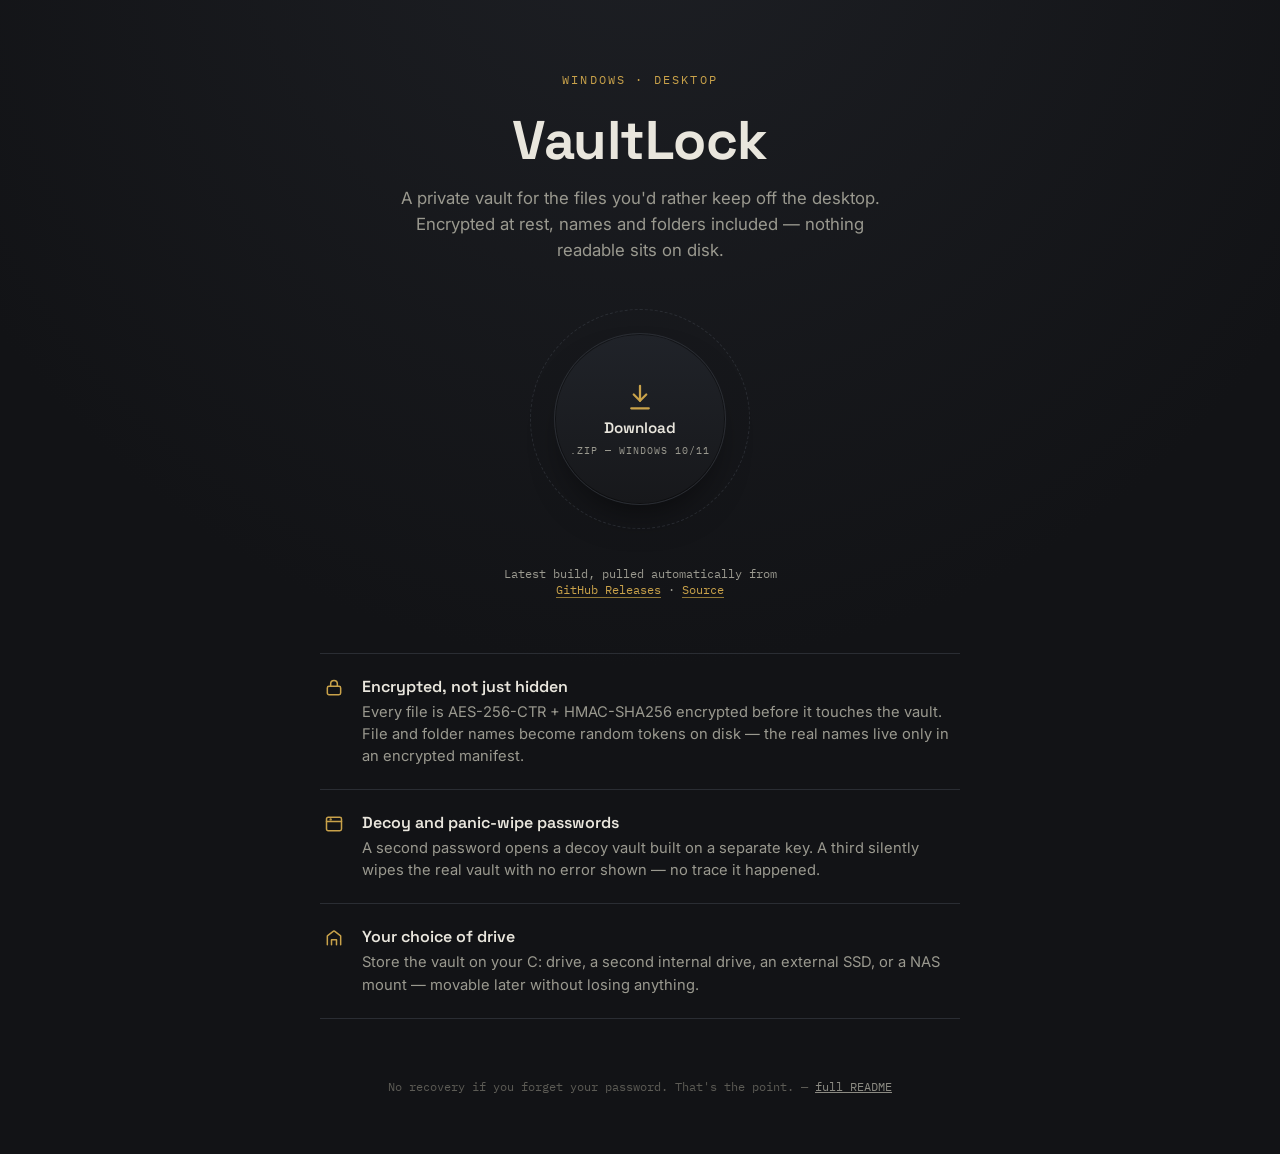
<file: docs/index.html>
<!DOCTYPE html>
<html lang="en">
<head>
<meta charset="UTF-8">
<meta name="viewport" content="width=device-width, initial-scale=1.0">
<title>VaultLock — download</title>
<link rel="preconnect" href="https://fonts.googleapis.com">
<link rel="preconnect" href="https://fonts.gstatic.com" crossorigin>
<link href="https://fonts.googleapis.com/css2?family=Space+Grotesk:wght@400;500;600;700&family=IBM+Plex+Mono:wght@400;500&family=Inter:wght@400;500&display=swap" rel="stylesheet">
<style>
  :root{
    --ink:#e9e6dd;
    --ink-dim:#9a998f;
    --bg:#121316;
    --panel:#1a1c20;
    --panel-edge:#2a2d33;
    --brass:#c9a24a;
    --brass-dim:#8f7635;
    --danger:#8a3b3b;
    --radius:14px;
  }
  *{box-sizing:border-box;}
  body{
    margin:0;
    background:
      radial-gradient(circle at 50% -10%, #1d1f24 0%, var(--bg) 55%);
    color:var(--ink);
    font-family:'Inter', sans-serif;
    min-height:100vh;
    display:flex;
    flex-direction:column;
    align-items:center;
    padding:8vh 20px 60px;
  }
  .eyebrow{
    font-family:'IBM Plex Mono', monospace;
    font-size:12px;
    letter-spacing:.18em;
    text-transform:uppercase;
    color:var(--brass);
    margin-bottom:18px;
  }
  h1{
    font-family:'Space Grotesk', sans-serif;
    font-weight:700;
    font-size:clamp(2.2rem, 5vw, 3.4rem);
    margin:0 0 10px;
    letter-spacing:-0.01em;
  }
  .sub{
    color:var(--ink-dim);
    font-size:1.05rem;
    max-width:520px;
    text-align:center;
    line-height:1.55;
    margin:0 0 46px;
  }

  /* Dial / download button */
  .dial-wrap{
    position:relative;
    width:220px;
    height:220px;
    margin-bottom:14px;
  }
  .dial-ring{
    position:absolute;
    inset:0;
    border-radius:50%;
    border:1.5px dashed var(--panel-edge);
    transition:transform 1.4s cubic-bezier(.2,.7,.2,1), border-color .4s;
  }
  .dial-wrap:hover .dial-ring{
    transform:rotate(70deg);
    border-color:var(--brass-dim);
  }
  .dial-tick{
    position:absolute;
    top:2px; left:50%;
    width:2px; height:12px;
    background:var(--brass-dim);
    transform-origin:1px 108px;
    transform:translateX(-1px);
  }
  .download-btn{
    position:absolute;
    inset:24px;
    border-radius:50%;
    background:linear-gradient(180deg, #202329, #17181b);
    border:1px solid var(--panel-edge);
    color:var(--ink);
    display:flex;
    flex-direction:column;
    align-items:center;
    justify-content:center;
    gap:6px;
    cursor:pointer;
    text-decoration:none;
    box-shadow: 0 0 0 1px rgba(0,0,0,.4) inset, 0 20px 40px -20px rgba(0,0,0,.7);
    transition:transform .25s ease, box-shadow .25s ease, border-color .25s ease;
  }
  .download-btn:hover{
    border-color:var(--brass);
    transform:scale(1.03);
    box-shadow: 0 0 0 1px rgba(201,162,74,.25) inset, 0 24px 50px -18px rgba(0,0,0,.8);
  }
  .download-btn svg{ width:30px; height:30px; stroke:var(--brass); }
  .download-btn .label{
    font-family:'Space Grotesk', sans-serif;
    font-weight:600;
    font-size:.95rem;
  }
  .download-btn .os{
    font-family:'IBM Plex Mono', monospace;
    font-size:.65rem;
    letter-spacing:.1em;
    color:var(--ink-dim);
    text-transform:uppercase;
  }

  .meta{
    font-family:'IBM Plex Mono', monospace;
    font-size:.78rem;
    color:var(--ink-dim);
    margin:22px 0 56px;
    text-align:center;
  }
  .meta a{ color:var(--brass); text-decoration:none; border-bottom:1px solid var(--brass-dim); }

  /* Feature readout */
  .readout{
    width:100%;
    max-width:640px;
    border-top:1px solid var(--panel-edge);
  }
  .row{
    display:flex;
    gap:18px;
    padding:22px 4px;
    border-bottom:1px solid var(--panel-edge);
    align-items:flex-start;
  }
  .row svg{ width:20px; height:20px; stroke:var(--brass); flex-shrink:0; margin-top:2px; }
  .row .t{
    font-family:'Space Grotesk', sans-serif;
    font-weight:600;
    font-size:1rem;
    margin-bottom:4px;
  }
  .row .d{
    color:var(--ink-dim);
    font-size:.92rem;
    line-height:1.5;
  }

  footer{
    margin-top:60px;
    font-family:'IBM Plex Mono', monospace;
    font-size:.75rem;
    color:#5c5b55;
    text-align:center;
  }
  footer a{ color:#8b8a82; }

  @media (prefers-reduced-motion: reduce){
    .dial-ring{ transition:none; }
  }
</style>
</head>
<body>

  <div class="eyebrow">Windows · Desktop</div>
  <h1>VaultLock</h1>
  <p class="sub">A private vault for the files you'd rather keep off the desktop.
  Encrypted at rest, names and folders included — nothing readable sits on disk.</p>

  <div class="dial-wrap">
    <div class="dial-ring" id="dialRing"></div>
    <a class="download-btn" id="downloadBtn"
       href="https://github.com/itsmearundas/VaultLock/releases/latest/download/VaultLock-windows.zip">
      <svg viewBox="0 0 24 24" fill="none" stroke-width="1.8" stroke-linecap="round" stroke-linejoin="round">
        <path d="M12 3v12"/><path d="M7 10l5 5 5-5"/><path d="M5 21h14"/>
      </svg>
      <span class="label">Download</span>
      <span class="os">.zip — Windows 10/11</span>
    </a>
  </div>

  <div class="meta">
    Latest build, pulled automatically from<br>
    <a href="https://github.com/itsmearundas/VaultLock/releases/latest">GitHub Releases</a>
    ·
    <a href="https://github.com/itsmearundas/VaultLock">Source</a>
  </div>

  <div class="readout">
    <div class="row">
      <svg viewBox="0 0 24 24" fill="none" stroke-width="1.8" stroke-linecap="round" stroke-linejoin="round">
        <rect x="4" y="10" width="16" height="10" rx="2"/><path d="M8 10V7a4 4 0 0 1 8 0v3"/>
      </svg>
      <div>
        <div class="t">Encrypted, not just hidden</div>
        <div class="d">Every file is AES-256-CTR + HMAC-SHA256 encrypted before it touches the vault. File and folder names become random tokens on disk — the real names live only in an encrypted manifest.</div>
      </div>
    </div>
    <div class="row">
      <svg viewBox="0 0 24 24" fill="none" stroke-width="1.8" stroke-linecap="round" stroke-linejoin="round">
        <rect x="3" y="4" width="18" height="16" rx="2"/><path d="M3 9h18"/><circle cx="8" cy="6.5" r=".5" fill="currentColor"/>
      </svg>
      <div>
        <div class="t">Decoy and panic-wipe passwords</div>
        <div class="d">A second password opens a decoy vault built on a separate key. A third silently wipes the real vault with no error shown — no trace it happened.</div>
      </div>
    </div>
    <div class="row">
      <svg viewBox="0 0 24 24" fill="none" stroke-width="1.8" stroke-linecap="round" stroke-linejoin="round">
        <path d="M4 20V10a1 1 0 0 1 .4-.8l7-5.4a1 1 0 0 1 1.2 0l7 5.4a1 1 0 0 1 .4.8v10"/><path d="M9 20v-6h6v6"/>
      </svg>
      <div>
        <div class="t">Your choice of drive</div>
        <div class="d">Store the vault on your C: drive, a second internal drive, an external SSD, or a NAS mount — movable later without losing anything.</div>
      </div>
    </div>
  </div>

  <footer>
    No recovery if you forget your password. That's the point. —
    <a href="https://github.com/itsmearundas/VaultLock#readme">full README</a>
  </footer>

  <script>
    // Rotate the dial slightly further each time someone hovers, mechanical-lock feel.
    let turns = 0;
    const ring = document.getElementById('dialRing');
    document.getElementById('downloadBtn').addEventListener('mouseenter', () => {
      turns += 70;
      ring.style.transform = `rotate(${turns}deg)`;
    });
  </script>
</body>
</html>
</file>
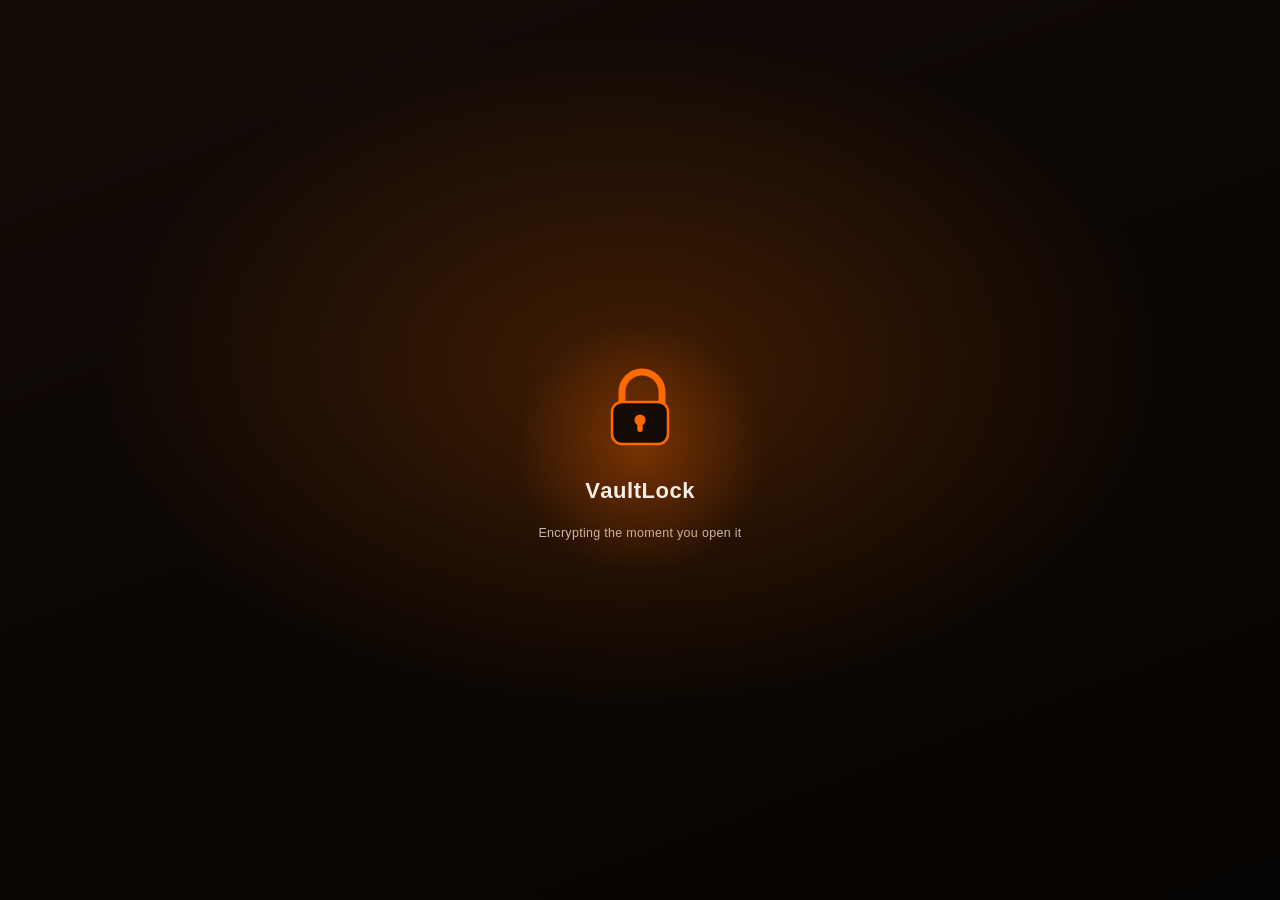
<file: frontend/index.html>
<!DOCTYPE html>
<html lang="en">
<head>
<meta charset="UTF-8">
<title>VaultLock</title>
<link rel="stylesheet" href="style.css">
<!-- Boot-splash styling is inlined (rather than living in style.css) so it
     is guaranteed to be present for the very first paint of the window,
     with zero dependency on style.css having finished loading/parsing
     first. It is entirely self-contained: nothing here is read by, or
     shares state with, app.js's own render()/mount() cycle, so it can't
     interfere with (or be broken by) any app logic.

     Palette: orange-on-black "neural link" theme, matching the persistent
     #neural-bg canvas below and the dark auth-card styling in style.css —
     the boot splash, home, setup and login screens are meant to read as
     one continuous surface, not four separate pages. -->
<style>
  #boot-splash{
    position:fixed; inset:0; z-index:9999;
    display:flex; flex-direction:column; align-items:center; justify-content:center; gap:22px;
    background:
      radial-gradient(60% 55% at 50% 42%, rgba(255,106,0,.22), rgba(255,106,0,0) 70%),
      linear-gradient(160deg, #150C07 0%, #0A0603 55%, #060402 100%);
    font-family:"Segoe UI", -apple-system, "Inter", "Helvetica Neue", Arial, sans-serif;
    animation: splash-in .5s ease-out both;
  }
  #boot-splash.leaving{ animation: splash-out .55s cubic-bezier(.4,0,.2,1) both; pointer-events:none; }
  @keyframes splash-in{ from{ opacity:0; } to{ opacity:1; } }
  @keyframes splash-out{ from{ opacity:1; transform:scale(1); } to{ opacity:0; transform:scale(1.04); } }

  #boot-splash .glow-ring{
    position:absolute; width:260px; height:260px; border-radius:50%;
    background:radial-gradient(circle, rgba(255,106,0,.32), rgba(255,106,0,0) 68%);
    animation: glow-pulse 2.4s ease-in-out infinite;
  }
  @keyframes glow-pulse{
    0%,100%{ opacity:.55; transform:scale(.92); }
    50%{ opacity:1; transform:scale(1.08); }
  }

  /* ── Neural link — establishing connection ──────────────────────────
     Six lines fire in from the edges toward the lock and a small "relay"
     pulse travels each one inward, then the whole rig fades once the
     link reads as "connected" and the lock finishes closing. This is the
     literal "neural link" moment the rest of the intro/lock animation
     builds on. */
  #boot-splash .neural-link{ position:absolute; width:320px; height:320px; overflow:visible; }
  #boot-splash .neural-link{ animation: nl-fade-out .5s ease-in .95s both; }
  @keyframes nl-fade-out{ to{ opacity:0; } }
  #boot-splash .nl-path{
    fill:none; stroke:url(#nl-grad); stroke-width:1.4; stroke-linecap:round;
    stroke-dasharray:150; stroke-dashoffset:150;
    animation: nl-draw .55s cubic-bezier(.3,.6,.3,1) both;
  }
  #boot-splash .nl-path.p1{ animation-delay:.02s; } #boot-splash .nl-path.p2{ animation-delay:.08s; }
  #boot-splash .nl-path.p3{ animation-delay:.00s; } #boot-splash .nl-path.p4{ animation-delay:.10s; }
  #boot-splash .nl-path.p5{ animation-delay:.05s; } #boot-splash .nl-path.p6{ animation-delay:.14s; }
  @keyframes nl-draw{ to{ stroke-dashoffset:0; } }
  #boot-splash .nl-node{ fill:#FFB066; opacity:.9; }
  #boot-splash .nl-dot{ fill:#FFE3C2; filter:drop-shadow(0 0 4px #FF8A2E); }
  #boot-splash .nl-dot.d1{ animation: nl-move-1 .5s cubic-bezier(.3,.6,.3,1) .35s both; }
  #boot-splash .nl-dot.d2{ animation: nl-move-2 .5s cubic-bezier(.3,.6,.3,1) .41s both; }
  #boot-splash .nl-dot.d3{ animation: nl-move-3 .5s cubic-bezier(.3,.6,.3,1) .33s both; }
  #boot-splash .nl-dot.d4{ animation: nl-move-4 .5s cubic-bezier(.3,.6,.3,1) .43s both; }
  #boot-splash .nl-dot.d5{ animation: nl-move-5 .5s cubic-bezier(.3,.6,.3,1) .38s both; }
  #boot-splash .nl-dot.d6{ animation: nl-move-6 .5s cubic-bezier(.3,.6,.3,1) .47s both; }
  @keyframes nl-move-1{ from{ cx:290px; cy:235px; opacity:1; } to{ cx:160px; cy:160px; opacity:0; } }
  @keyframes nl-move-2{ from{ cx:160px; cy:310px; opacity:1; } to{ cx:160px; cy:160px; opacity:0; } }
  @keyframes nl-move-3{ from{ cx:30px;  cy:235px; opacity:1; } to{ cx:160px; cy:160px; opacity:0; } }
  @keyframes nl-move-4{ from{ cx:30px;  cy:85px;  opacity:1; } to{ cx:160px; cy:160px; opacity:0; } }
  @keyframes nl-move-5{ from{ cx:160px; cy:10px;  opacity:1; } to{ cx:160px; cy:160px; opacity:0; } }
  @keyframes nl-move-6{ from{ cx:290px; cy:85px;  opacity:1; } to{ cx:160px; cy:160px; opacity:0; } }
  #boot-splash .nl-core{
    fill:none; stroke:#FF8A2E; opacity:0;
    animation: nl-core-flash .5s ease-out .55s both;
  }
  @keyframes nl-core-flash{
    0%{ opacity:0; stroke-width:1; r:4; }
    40%{ opacity:.9; stroke-width:2; r:14; }
    100%{ opacity:0; stroke-width:.5; r:34; }
  }

  #boot-splash .lock-wrap{ position:relative; width:96px; height:96px; }
  #boot-splash svg.lock-svg{ position:relative; width:96px; height:96px; overflow:visible; }
  #boot-splash .lock-shackle{
    transform-origin: 48px 40px;
    animation: shackle-close .9s cubic-bezier(.2,1.5,.4,1) .15s both;
  }
  @keyframes shackle-close{
    0%{ transform: translateY(-14px) rotate(-14deg); opacity:0; }
    55%{ transform: translateY(1px) rotate(3deg); opacity:1; }
    75%{ transform: translateY(-2px) rotate(-1deg); }
    100%{ transform: translateY(0) rotate(0deg); }
  }
  #boot-splash .lock-body{
    animation: body-in .4s ease-out .05s both;
  }
  @keyframes body-in{ from{ opacity:0; transform:scale(.85); } to{ opacity:1; transform:scale(1); } }
  #boot-splash .lock-keyhole{
    animation: keyhole-flash .9s ease-out 1.05s both;
  }
  @keyframes keyhole-flash{
    0%{ opacity:0; }
    35%{ opacity:1; filter:drop-shadow(0 0 6px #FF6A00); }
    100%{ opacity:1; filter:drop-shadow(0 0 0 transparent); }
  }
  #boot-splash .lock-sweep{
    animation: sweep-across 1.6s ease-in-out .35s infinite;
  }
  @keyframes sweep-across{
    0%{ transform: translateX(-70px); opacity:0; }
    12%{ opacity:.9; }
    50%{ opacity:.9; }
    65%{ opacity:0; }
    100%{ transform: translateX(70px); opacity:0; }
  }

  #boot-splash .wordmark{
    display:flex; letter-spacing:.5px; font-size:22px; font-weight:700; color:#F5EDE6;
  }
  #boot-splash .wordmark span{
    display:inline-block; opacity:0; transform:translateY(6px);
    animation: letter-in .45s ease-out both;
  }
  @keyframes letter-in{ to{ opacity:1; transform:translateY(0); } }
  #boot-splash .tagline{
    font-size:12.5px; color:#C9B8AC; letter-spacing:.3px;
    opacity:0; animation: tagline-in .5s ease-out .9s both;
  }
  @keyframes tagline-in{ to{ opacity:1; } }
</style>
</head>
<body class="pre-auth">
  <!-- Ambient neural network — a fixed layer BEHIND #root, so it is never
       touched when app.js swaps screens (home/setup/login are just cards
       mounted on top of it). It fades out once state.screen becomes "app"
       (app.js toggles body.pre-auth) and fades back in on logout/auto-lock,
       which is what makes the intro -> home -> password-entry sequence
       read as one continuous page instead of separate screens. -->
  <div id="neural-bg" aria-hidden="true">
    <canvas id="neural-canvas"></canvas>
  </div>
  <script>
    // Self-contained ambient network animation: drifting nodes, proximity
    // links, and the occasional traveling "signal" between them. No
    // dependency on app.js — it only reads document.body's pre-auth class.
    (function(){
      var canvas = document.getElementById("neural-canvas");
      var ctx = canvas.getContext("2d");
      var W = 0, H = 0, DPR = Math.min(window.devicePixelRatio || 1, 2);
      var nodes = [], pulses = [];
      var ORANGE = [255, 122, 43];

      function resize(){
        W = window.innerWidth; H = window.innerHeight;
        canvas.width = W * DPR; canvas.height = H * DPR;
        canvas.style.width = W + "px"; canvas.style.height = H + "px";
        ctx.setTransform(DPR, 0, 0, DPR, 0, 0);
        var count = Math.max(22, Math.min(56, Math.round((W * H) / 26000)));
        nodes = [];
        for (var i = 0; i < count; i++){
          nodes.push({
            x: Math.random() * W, y: Math.random() * H,
            vx: (Math.random() - 0.5) * 0.18, vy: (Math.random() - 0.5) * 0.18,
            r: 1.2 + Math.random() * 1.6
          });
        }
      }
      window.addEventListener("resize", resize);
      resize();

      var MAX_DIST = 150;
      var lastPulse = 0;

      function maybeSpawnPulse(now, edges){
        if (now - lastPulse < 550 || !edges.length) return;
        lastPulse = now;
        if (pulses.length > 9) return;
        var e = edges[(Math.random() * edges.length) | 0];
        pulses.push({ a: e.a, b: e.b, t: 0, speed: 0.9 + Math.random() * 0.5 });
      }

      function frame(now){
        requestAnimationFrame(frame);
        if (document.hidden) return;
        if (!document.body.classList.contains("pre-auth")) { ctx.clearRect(0,0,W,H); return; }
        ctx.clearRect(0, 0, W, H);

        for (var i = 0; i < nodes.length; i++){
          var n = nodes[i];
          n.x += n.vx; n.y += n.vy;
          if (n.x < 0 || n.x > W) n.vx *= -1;
          if (n.y < 0 || n.y > H) n.vy *= -1;
        }

        var edges = [];
        for (var i = 0; i < nodes.length; i++){
          for (var j = i + 1; j < nodes.length; j++){
            var a = nodes[i], b = nodes[j];
            var dx = a.x - b.x, dy = a.y - b.y;
            var dist = Math.sqrt(dx*dx + dy*dy);
            if (dist < MAX_DIST){
              var alpha = (1 - dist / MAX_DIST) * 0.35;
              ctx.strokeStyle = "rgba(" + ORANGE.join(",") + "," + alpha.toFixed(3) + ")";
              ctx.lineWidth = 1;
              ctx.beginPath(); ctx.moveTo(a.x, a.y); ctx.lineTo(b.x, b.y); ctx.stroke();
              edges.push({ a: a, b: b });
            }
          }
        }
        maybeSpawnPulse(now || 0, edges);

        for (var i = 0; i < nodes.length; i++){
          var n = nodes[i];
          ctx.beginPath(); ctx.arc(n.x, n.y, n.r, 0, Math.PI*2);
          ctx.fillStyle = "rgba(255,178,110,.55)";
          ctx.fill();
        }

        for (var i = pulses.length - 1; i >= 0; i--){
          var p = pulses[i];
          p.t += 0.016 * p.speed;
          if (p.t >= 1){ pulses.splice(i, 1); continue; }
          var x = p.a.x + (p.b.x - p.a.x) * p.t;
          var y = p.a.y + (p.b.y - p.a.y) * p.t;
          var fade = Math.sin(Math.PI * p.t);
          ctx.beginPath(); ctx.arc(x, y, 2.2, 0, Math.PI*2);
          ctx.fillStyle = "rgba(255,227,194," + fade.toFixed(3) + ")";
          ctx.shadowColor = "rgba(255,122,43,.9)";
          ctx.shadowBlur = 8;
          ctx.fill();
          ctx.shadowBlur = 0;
        }
      }
      requestAnimationFrame(frame);
    })();
  </script>

  <!-- Launch animation: plays the instant the window opens, independent of
       the pywebview JS bridge coming online. app.js fades and removes this
       element (adding class "leaving", then deleting the node) the moment
       the real UI has its first screen ready to show — see the small hook
       at the top of app.js's onReady() callback. If, for any reason, that
       hook never runs (very old browser fallback, JS error before boot),
       nothing about the underlying app breaks: this is a purely decorative
       overlay sitting on top of #root, not a gate the app waits on. -->
  <div id="boot-splash" aria-hidden="true">
    <div class="glow-ring"></div>
    <svg class="neural-link" viewBox="0 0 320 320">
      <defs>
        <linearGradient id="nl-grad" x1="0" y1="0" x2="1" y2="1">
          <stop offset="0%" stop-color="#FF6A00" stop-opacity="0"/>
          <stop offset="55%" stop-color="#FF8A2E" stop-opacity=".85"/>
          <stop offset="100%" stop-color="#FFC98A" stop-opacity="1"/>
        </linearGradient>
      </defs>
      <line class="nl-path p1" x1="290" y1="235" x2="160" y2="160"/>
      <line class="nl-path p2" x1="160" y1="310" x2="160" y2="160"/>
      <line class="nl-path p3" x1="30"  y1="235" x2="160" y2="160"/>
      <line class="nl-path p4" x1="30"  y1="85"  x2="160" y2="160"/>
      <line class="nl-path p5" x1="160" y1="10"  x2="160" y2="160"/>
      <line class="nl-path p6" x1="290" y1="85"  x2="160" y2="160"/>
      <circle class="nl-node" cx="290" cy="235" r="2.5"/>
      <circle class="nl-node" cx="160" cy="310" r="2.5"/>
      <circle class="nl-node" cx="30"  cy="235" r="2.5"/>
      <circle class="nl-node" cx="30"  cy="85"  r="2.5"/>
      <circle class="nl-node" cx="160" cy="10"  r="2.5"/>
      <circle class="nl-node" cx="290" cy="85"  r="2.5"/>
      <circle class="nl-dot d1" r="3"/>
      <circle class="nl-dot d2" r="3"/>
      <circle class="nl-dot d3" r="3"/>
      <circle class="nl-dot d4" r="3"/>
      <circle class="nl-dot d5" r="3"/>
      <circle class="nl-dot d6" r="3"/>
      <circle class="nl-core" cx="160" cy="160" r="4"/>
    </svg>
    <div class="lock-wrap">
      <svg class="lock-svg" viewBox="0 0 96 96" fill="none" xmlns="http://www.w3.org/2000/svg">
        <g class="lock-shackle">
          <path d="M30 44V32C30 20.9543 38.9543 12 50 12V12C61.0457 12 70 20.9543 70 32V44"
                stroke="#FF6A00" stroke-width="7" stroke-linecap="round"/>
        </g>
        <g class="lock-body">
          <rect x="20" y="42" width="56" height="42" rx="10" fill="#150C07" stroke="#FF6A00" stroke-width="2.5"/>
        </g>
        <circle class="lock-keyhole" cx="48" cy="60" r="5.5" fill="#FF6A00"/>
        <rect class="lock-keyhole" x="45.3" y="60" width="5.4" height="12" rx="2.4" fill="#FF6A00"/>
        <clipPath id="sweep-clip"><rect x="20" y="42" width="56" height="42" rx="10"/></clipPath>
        <g clip-path="url(#sweep-clip)">
          <rect class="lock-sweep" x="14" y="38" width="14" height="52" fill="rgba(255,255,255,.18)" transform="skewX(-18)"/>
        </g>
      </svg>
    </div>
    <div class="wordmark" id="boot-splash-word"></div>
    <div class="tagline">Encrypting the moment you open it</div>
  </div>
  <script>
    // Staggers each letter of the wordmark in via its own tiny delay,
    // written in plain DOM (no dependency on app.js's h()/mount() helpers,
    // which aren't defined yet at this point in the page's lifecycle).
    (function(){
      var word = "VaultLock", host = document.getElementById("boot-splash-word");
      for (var i = 0; i < word.length; i++){
        var s = document.createElement("span");
        s.textContent = word[i];
        s.style.animationDelay = (0.55 + i * 0.045) + "s";
        host.appendChild(s);
      }
    })();
  </script>

  <div id="root">
    <div style="height:100%;display:flex;align-items:center;justify-content:center;
                font-family:'Segoe UI',sans-serif;color:#C9B8AC;background:transparent;">
      Loading VaultLock&hellip;
    </div>
  </div>

  <!-- Toast host -->
  <div id="toast-host"></div>

  <!-- Confirm modal host -->
  <div id="modal-host"></div>

  <!-- Lightbox host -->
  <div id="lightbox-host"></div>

  <script src="app.js"></script>
</body>
</html>
</file>
<file: frontend/style.css>
/* ═══════════════════════════════════════════════════════════════════════
   VaultLock — design tokens
   ═══════════════════════════════════════════════════════════════════════ */
:root{
  /* App-wide palette — matches the navigation rail's near-black, blue-glow
     language everywhere post-login, so every post-auth screen reads as one
     deliberate surface instead of the rail being the odd one out. */
  --bg:      #0A0A0C;
  --panel:   #16171C;
  --card:    #17181D;
  --card-2:  #1E1F26;
  --card-sel:#1B2242;
  --border:  rgba(255,255,255,.08);
  --shadow:  0 1px 0 rgba(255,255,255,.04) inset, 0 8px 24px -12px rgba(0,0,0,.55);
  --shadow-lg: 0 1px 0 rgba(255,255,255,.05) inset, 0 24px 48px -16px rgba(0,0,0,.65);
  --accent:  #3D5AFE;
  --accent-h:#6B7FFF;
  --accent2: #2A2C35;
  --accent2-h:#3A3D48;
  --accent3: #3D5AFE;
  --accent3-bg:rgba(61,90,254,.16);
  --success: #22C55E;
  --success-h:#16A34A;
  --success-bg:rgba(34,197,94,.14);
  --danger:  #F5455C;
  --danger-h:#E1293D;
  --danger-bg:rgba(225,41,61,.16);
  --warn:    #F5B94A;
  --warn-h:  #EDA53A;
  --warn-bg: rgba(237,165,58,.14);
  --text:    #F1F2F6;
  --text-1:  #F1F2F6;
  --text-2:  #9AA0A6;
  --text-3:  #6C7076;

  --v-bg:    #0A0A0C;
  --v-panel: #000000;
  --v-card:  #232429;
  --v-card-h:#2E2F36;
  --v-text:  #F1F2F6;
  --v-text-2:#9AA0A6;

  --r-sm: 8px;
  --r-md: 14px;
  --r-lg: 20px;
  --ease: cubic-bezier(.2,.7,.3,1);
  --font: "Segoe UI", -apple-system, "Inter", "Helvetica Neue", Arial, sans-serif;

  /* Right-hand navigation rail — the rest of the app now mirrors this
     palette (see above); these tokens just describe the rail's own
     slightly-elevated gradient surface within that shared language. */
  --nav-bg-1:      #17181D;
  --nav-bg-2:      #0A0A0C;
  --nav-border:    rgba(255,255,255,.08);
  --nav-text:      #8B909A;
  --nav-text-h:    #D7D9E0;
  --nav-text-on:   #F5F6FA;
  --nav-chip:      rgba(255,255,255,.05);
  --nav-chip-h:    rgba(255,255,255,.10);
  --nav-accent:    #3D5AFE;
  --nav-accent-2:  #6B7FFF;
  --nav-accent-glow: rgba(61,90,254,.45);

  /* Pre-vault "neural" theme — boot splash, home, setup, login. One
     continuous dark canvas so those screens read as a single surface
     rather than separate pages. */
  --neu-bg-1:      #150C07;
  --neu-bg-2:      #0A0603;
  --neu-panel:     rgba(26,17,11,.62);
  --neu-panel-edge:rgba(255,138,61,.16);
  --neu-border:    rgba(255,158,89,.18);
  --neu-text:      #F5EDE6;
  --neu-text-2:    #C9B8AC;
  --neu-text-3:    #8C7A6E;
  --neu-orange:    #FF6A00;
  --neu-orange-2:  #FFA23D;
  --neu-orange-3:  #FFC98A;
  --neu-glow:      rgba(255,106,0,.5);
}

*{ box-sizing: border-box; }
html,body{ height:100%; }
body{
  margin:0; background:var(--bg); color:var(--text); font-family:var(--font);
  -webkit-font-smoothing:antialiased; overflow:hidden; user-select:none;
}
#root{ height:100vh; width:100vw; }
img{ -webkit-user-drag:none; }
button{ font-family:inherit; }
::-webkit-scrollbar{ width:10px; height:10px; }
::-webkit-scrollbar-track{ background:transparent; }
::-webkit-scrollbar-thumb{ background:rgba(255,255,255,.12); border-radius:8px; }
::-webkit-scrollbar-thumb:hover{ background:rgba(255,255,255,.22); }

.hidden{ display:none !important; }

/* ═══════════════════════════════════════════════════════════════════════
   Custom background (gradient presets or a chosen image)
   ═══════════════════════════════════════════════════════════════════════ */
#app-bg{ position:fixed; inset:0; z-index:0; background-size:cover; background-position:center; }
.shell{ position:relative; z-index:1; }
.auth-wrap{ position:relative; z-index:1; }
body.custom-bg .main{ background:transparent; }

/* ═══════════════════════════════════════════════════════════════════════
   Neural background — the living surface behind boot/home/setup/login.
   Lives outside #root (see index.html) so swapping screens never touches
   it; it just keeps drifting underneath, which is what sells the "all one
   page" feeling as the person moves from intro -> home -> password entry.
   ═══════════════════════════════════════════════════════════════════════ */
#neural-bg{
  position:fixed; inset:0; z-index:0;
  background:
    radial-gradient(65% 55% at 50% 28%, rgba(255,106,0,.20), transparent 70%),
    linear-gradient(160deg, var(--neu-bg-1) 0%, var(--neu-bg-2) 60%, #060402 100%);
  opacity:1; transition:opacity .7s var(--ease);
}
body:not(.pre-auth) #neural-bg{ opacity:0; pointer-events:none; }
#neural-canvas{ position:absolute; inset:0; width:100%; height:100%; display:block; }
body.custom-bg .topbar{ background:transparent; }
body.custom-bg .sidebar{
  background:linear-gradient(165deg, rgba(23,24,29,.82) 0%, rgba(10,10,12,.82) 100%);
  backdrop-filter: blur(14px);
}
body.custom-bg.custom-bg .auth-wrap{ background:transparent; }
/* Path/title text has nothing behind it once the topbar itself goes
   transparent for a custom background — give it the same kind of frosted
   backing the action buttons already have, so it reads over any photo. */
body.custom-bg .topbar-title{
  background:rgba(15,16,20,.72); backdrop-filter:blur(8px);
  padding:3px 12px; border-radius:10px; display:inline-block;
}
body.custom-bg .crumbs{
  background:rgba(15,16,20,.72); backdrop-filter:blur(8px);
  padding:4px 10px; border-radius:10px;
}
body.custom-bg .meta-line{
  background:rgba(15,16,20,.72); backdrop-filter:blur(8px);
  padding:4px 10px; border-radius:10px; display:inline-block;
}

/* ═══════════════════════════════════════════════════════════════════════
   Buttons
   ═══════════════════════════════════════════════════════════════════════ */
.btn{
  position:relative; overflow:hidden; isolation:isolate;
  display:inline-flex; align-items:center; gap:6px; justify-content:center;
  border:none; border-radius:11px; padding:9px 17px; font-size:13px; font-weight:650;
  letter-spacing:.1px; cursor:pointer; white-space:nowrap;
  backdrop-filter:blur(10px); -webkit-backdrop-filter:blur(10px);
  transition:transform .16s var(--ease), background .18s var(--ease),
             box-shadow .22s var(--ease), color .18s var(--ease), border-color .18s var(--ease);
  box-shadow:0 1px 0 rgba(255,255,255,.14) inset, 0 1px 2px rgba(20,22,30,.06);
}
/* Shared hover "sheen" sweep — the same diagonal light pass used on the
   boot-splash lock and the nav rail, so the motion feels like one system. */
.btn::after{
  content:""; position:absolute; inset:0; z-index:1; pointer-events:none;
  background:linear-gradient(115deg, transparent 40%, rgba(255,255,255,.30) 50%, transparent 60%);
  transform:translateX(-120%); transition:transform .55s var(--ease);
}
.btn:hover::after{ transform:translateX(120%); }
.btn > *{ position:relative; z-index:2; }
.btn:hover{ transform:translateY(-2px); }
.btn:active{ transform:translateY(0) scale(.965); transition-duration:.08s; }
.btn:focus-visible{ outline:2px solid var(--nav-accent); outline-offset:2px; }

.btn-primary{ background:linear-gradient(160deg, var(--accent-h) 0%, var(--accent) 100%); color:#fff; }
.btn-primary:hover{ box-shadow:0 1px 0 rgba(255,255,255,.14) inset, 0 12px 24px -10px rgba(61,90,254,.6); }

.btn-secondary{ background:linear-gradient(160deg, #9C6BFF 0%, #6B3FE0 100%); color:#fff; }
.btn-secondary:hover{ box-shadow:0 1px 0 rgba(255,255,255,.14) inset, 0 12px 24px -10px rgba(139,71,255,.55); }

/* Ghost used to be flat near-black (var(--card-2), barely distinguishable
   from the app background) on ~80 buttons across the app — the single
   biggest source of "everything is black". It's now a colorful, glassy
   indigo tint that still reads as a secondary/neutral action, just not
   a black hole. */
.btn-ghost{
  background:linear-gradient(160deg, rgba(107,127,255,.20) 0%, rgba(61,90,254,.09) 100%);
  color:var(--text);
  box-shadow:0 0 0 1px rgba(107,127,255,.28) inset, 0 1px 0 rgba(255,255,255,.06) inset;
}
.btn-ghost:hover{
  background:linear-gradient(160deg, rgba(107,127,255,.32) 0%, rgba(61,90,254,.16) 100%);
  box-shadow:0 0 0 1px rgba(107,127,255,.45) inset, 0 10px 20px -10px rgba(61,90,254,.45);
}

.btn-success-soft{ background:var(--success-bg); color:var(--success-h); box-shadow:0 0 0 1px rgba(31,174,99,.16) inset; }
.btn-success-soft:hover{ background:#d3f2e0; box-shadow:0 0 0 1px rgba(31,174,99,.22) inset, 0 8px 16px -10px rgba(31,174,99,.45); }

.btn-danger-soft{ background:var(--danger-bg); color:var(--danger-h); box-shadow:0 0 0 1px rgba(225,41,61,.16) inset; }
.btn-danger-soft:hover{ background:#fadadf; box-shadow:0 0 0 1px rgba(225,41,61,.22) inset, 0 8px 16px -10px rgba(225,41,61,.45); }

.btn-danger{ background:linear-gradient(160deg, var(--danger-h) 0%, var(--danger) 100%); color:#fff; }
.btn-danger:hover{ box-shadow:0 1px 0 rgba(255,255,255,.14) inset, 0 12px 24px -10px rgba(225,41,61,.55); }

.btn-sm{ padding:6px 12px; font-size:12px; border-radius:9px; }
/* Icon-only buttons (⋮ menus, close buttons, etc.) get their own subtle
   teal-glass tint so they read as distinct from ghost text buttons rather
   than both collapsing into "the same dark square". */
.btn-icon{
  padding:8px; border-radius:10px;
  background:rgba(45,212,191,.14); box-shadow:0 0 0 1px rgba(45,212,191,.22) inset;
}
.btn-icon:hover{ background:rgba(45,212,191,.24); box-shadow:0 0 0 1px rgba(45,212,191,.35) inset, 0 8px 16px -10px rgba(45,212,191,.4); }
.btn:disabled{ opacity:.45; cursor:default; pointer-events:none; transform:none !important; }
.btn:disabled::after{ display:none; }

/* ═══════════════════════════════════════════════════════════════════════
   Auth screens (home / setup / login) — dark glass over #neural-bg
   ═══════════════════════════════════════════════════════════════════════ */
.auth-wrap{
  height:100%; display:flex; align-items:center; justify-content:center;
  background:transparent;
}
.auth-card{
  position:relative; width:400px; max-width:90vw;
  background:var(--neu-panel); backdrop-filter:blur(22px);
  border:1px solid var(--neu-border); border-radius:var(--r-lg);
  box-shadow:0 1px 0 rgba(255,255,255,.06) inset, 0 30px 70px -24px rgba(0,0,0,.65),
             0 0 0 1px rgba(0,0,0,.3);
  padding:40px 40px 32px; color:var(--neu-text);
  animation: cardIn .45s var(--ease);
  overflow:hidden;
  /* Inline styles elsewhere (e.g. the setup screen's storage-location row)
     reference these general tokens directly — redefining them for anything
     inside the auth card keeps that markup dark-theme-correct for free. */
  --card-2: rgba(255,255,255,.05);
  --text-3: var(--neu-text-3);
}
/* a hairline of accent light along the top edge, like a circuit trace */
.auth-card::before{
  content:""; position:absolute; top:0; left:14%; right:14%; height:1px;
  background:linear-gradient(90deg, transparent, var(--neu-orange-2), transparent);
  opacity:.8;
}
@keyframes cardIn{ from{ opacity:0; transform:translateY(14px) scale(.97);} to{opacity:1; transform:none;} }
.auth-logo{
  position:relative; width:64px; height:64px; border-radius:50%;
  background:radial-gradient(circle at 32% 28%, rgba(255,178,110,.25), rgba(23,13,8,.9) 70%);
  border:1.5px solid var(--neu-orange); display:flex; align-items:center; justify-content:center;
  font-size:26px; margin:0 auto 18px;
  box-shadow:0 0 0 5px rgba(255,106,0,.08), 0 0 24px -4px var(--neu-glow);
  animation: authLogoPulse 3.2s ease-in-out infinite;
}
@keyframes authLogoPulse{
  0%,100%{ box-shadow:0 0 0 5px rgba(255,106,0,.08), 0 0 24px -4px var(--neu-glow); }
  50%{ box-shadow:0 0 0 8px rgba(255,106,0,.12), 0 0 34px 0 var(--neu-glow); }
}
.auth-title{ text-align:center; font-size:22px; font-weight:800; margin:0; color:var(--neu-text); letter-spacing:.2px; }
.auth-sub{ text-align:center; color:var(--neu-text-2); font-size:12.5px; margin:4px 0 26px; }

/* ═══════════════════════════════════════════════════════════════════════
   Home screen
   ═══════════════════════════════════════════════════════════════════════ */
.home-card{ text-align:center; padding-bottom:36px; }
.home-logo{ width:76px; height:76px; font-size:32px; }
.home-tagline{ font-size:12px; color:var(--neu-text-3); line-height:1.6; margin:0 0 26px; }
.home-cta{ margin-top:2px; }

/* ═══════════════════════════════════════════════════════════════════════
   Vault-opening animation — plays once right after a successful login
   ═══════════════════════════════════════════════════════════════════════ */
.vault-enter-host{ position:relative; width:100%; height:100%; }
.vault-enter-overlay{
  position:fixed; inset:0; z-index:150; display:flex; align-items:center; justify-content:center;
}
.vault-enter-door{
  position:absolute; top:0; bottom:0; width:50%; z-index:1;
  background:
    radial-gradient(900px 900px at 50% 50%, #2B2E37 0%, #14151A 70%);
  transition: transform .68s cubic-bezier(.65,0,.35,1);
}
.vault-enter-door.left{ left:0; border-right:1px solid rgba(255,255,255,.06); }
.vault-enter-door.right{ right:0; border-left:1px solid rgba(255,255,255,.06); }
.vault-enter-door.has-bg::after{
  content:""; position:absolute; inset:0; background:rgba(8,9,13,.5);
}
.vault-enter-overlay.opening .vault-enter-door.left{ transform:translateX(-100%); }
.vault-enter-overlay.opening .vault-enter-door.right{ transform:translateX(100%); }

.vault-enter-center{
  position:relative; z-index:2; display:flex; flex-direction:column; align-items:center; gap:14px;
  transition:opacity .3s var(--ease), transform .3s var(--ease);
}
.vault-enter-overlay.opening .vault-enter-center{ opacity:0; transform:scale(.85); }

.vault-enter-lock{ font-size:40px; transition:transform .25s cubic-bezier(.34,1.56,.64,1); }
.vault-enter-lock.pop{ transform:scale(1.25) rotate(-6deg); }
.vault-enter-ring{
  position:absolute; width:88px; height:88px; border-radius:50%;
  border:2px solid rgba(255,255,255,.14); border-top-color:var(--neu-orange-2);
  box-shadow:0 0 22px -4px var(--neu-glow);
  animation: vaultRingSpin .9s linear infinite;
}
@keyframes vaultRingSpin{ to{ transform:rotate(360deg); } }
.vault-enter-text{ color:#F1F2F6; font-size:13px; letter-spacing:.3px; }
.field{ margin-bottom:16px; }
.field label{
  display:flex; align-items:center; gap:6px; font-size:12.5px; font-weight:600;
  color:var(--neu-text-2); margin-bottom:6px;
}
.field-hint{ font-size:11px; color:var(--neu-text-3); font-weight:400; }
.pw-row{ position:relative; display:flex; }
.pw-row input{
  flex:1; border:1px solid var(--neu-border); border-radius:10px; padding:10px 40px 10px 12px;
  font-size:14px; outline:none; transition:border-color .15s var(--ease), box-shadow .15s var(--ease);
  background:rgba(0,0,0,.28); color:var(--neu-text);
}
.pw-row input::placeholder{ color:var(--neu-text-3); }
.pw-row input:focus{ border-color:var(--neu-orange); box-shadow:0 0 0 3px rgba(255,106,0,.16); }
.pw-toggle{
  position:absolute; right:4px; top:4px; bottom:4px; width:34px; border:none; background:transparent;
  color:var(--neu-text-3); cursor:pointer; border-radius:8px; display:flex; align-items:center; justify-content:center;
}
.pw-toggle:hover{ background:rgba(255,255,255,.06); color:var(--neu-orange-2); }
.auth-info{ background:rgba(255,255,255,.04); border:1px solid var(--neu-border); border-radius:10px; padding:12px 14px; font-size:11.5px; color:var(--neu-text-2); margin:6px 0 22px; line-height:1.85; }
.auth-info b{ color:var(--neu-text); }
.auth-info .danger-line{ color:#FF8A6B; }
.auth-err{ background:rgba(225,41,61,.14); border:1px solid rgba(225,41,61,.3); color:#FF9AA6; border-radius:10px; padding:10px 12px; font-size:12.5px; margin-bottom:14px; display:none; }
.auth-err.show{ display:block; }
.btn-block{ width:100%; padding:12px; font-size:14px; border-radius:12px; }
.auth-card .btn-ghost{ background:rgba(255,255,255,.06); color:var(--neu-text); box-shadow:0 0 0 1px var(--neu-border) inset; }
.auth-card .btn-ghost:hover{ background:rgba(255,255,255,.1); box-shadow:0 0 0 1px var(--neu-border) inset; }
/* Premium orange CTA used only on the pre-vault screens */
.btn-neural{
  background:linear-gradient(150deg, var(--neu-orange-2) 0%, var(--neu-orange) 100%);
  color:#1A0D05; box-shadow:0 1px 0 rgba(255,255,255,.35) inset, 0 12px 26px -10px var(--neu-glow);
}
.btn-neural:hover{ box-shadow:0 1px 0 rgba(255,255,255,.4) inset, 0 16px 32px -10px var(--neu-glow); }

/* Energy pulse fired from a button on the pre-vault screens when moving
   to the next step — a small traveling glow so the transition reads as
   "this screen feeding into the next" rather than a hard cut. */
.neural-pulse{
  position:fixed; z-index:200; width:10px; height:10px; border-radius:50%;
  background:radial-gradient(circle, #FFE3C2 0%, var(--neu-orange) 55%, transparent 75%);
  box-shadow:0 0 18px 4px var(--neu-glow);
  pointer-events:none; transform:translate(-50%,-50%);
  animation: neuralPulseRise .62s cubic-bezier(.3,.7,.4,1) forwards;
}
@keyframes neuralPulseRise{
  0%{ opacity:1; transform:translate(-50%,-50%) scale(1); }
  70%{ opacity:.9; }
  100%{ opacity:0; transform:translate(-50%,-220%) scale(.4); }
}
/* Card hand-off: the outgoing card sinks back slightly while the next
   one arrives, instead of an instant swap. */
.auth-card.card-leaving{
  animation: cardOut .28s var(--ease) forwards;
}
@keyframes cardOut{ to{ opacity:0; transform:translateY(-8px) scale(.98); } }


/* ═══════════════════════════════════════════════════════════════════════
   App shell
   ═══════════════════════════════════════════════════════════════════════ */
.shell{ display:flex; height:100%; }

/* ═══════════════════════════════════════════════════════════════════════
   Navigation rail — floats on the right, dark against the light canvas.
   Same near-black gradient + accent glow as the boot-splash, so the one
   piece of chrome that's always on screen carries the brand consistently.
   ═══════════════════════════════════════════════════════════════════════ */
.sidebar{
  order:2; width:226px; flex-shrink:0; margin:14px 14px 14px 0;
  background:linear-gradient(165deg, var(--nav-bg-1) 0%, var(--nav-bg-2) 100%);
  border:1px solid var(--nav-border); border-radius:var(--r-lg);
  box-shadow:0 24px 48px -20px rgba(10,10,14,.45), 0 1px 0 rgba(255,255,255,.05) inset;
  display:flex; flex-direction:column; padding:18px 14px 16px;
  position:relative; overflow:hidden;
}
/* faint ambient glow behind the brand mark, echoing the splash-screen ring */
.sidebar::before{
  content:""; position:absolute; top:-60px; right:-60px; width:190px; height:190px;
  border-radius:50%; pointer-events:none;
  background:radial-gradient(circle, var(--nav-accent-glow) 0%, transparent 70%);
  opacity:.5;
}

.brand{ display:flex; align-items:center; gap:11px; padding:4px 6px 20px; position:relative; z-index:1; }
.brand-badge{
  width:36px; height:36px; border-radius:12px;
  background:linear-gradient(150deg, var(--nav-accent-2) 0%, var(--nav-accent) 100%);
  box-shadow:0 0 0 1px rgba(255,255,255,.08) inset, 0 6px 16px -6px var(--nav-accent-glow);
  display:flex; align-items:center; justify-content:center; font-size:16px; flex-shrink:0;
}
.brand-name{ font-weight:800; font-size:14.5px; letter-spacing:.4px; color:var(--nav-text-on); }

.nav-item{
  position:relative; z-index:1; overflow:hidden; isolation:isolate;
  display:flex; align-items:center; gap:11px; padding:9px 11px; border-radius:12px; cursor:pointer;
  color:var(--nav-text); font-size:13px; font-weight:600; margin-bottom:3px;
  transition:background .2s var(--ease), color .2s var(--ease), transform .2s var(--ease);
}
/* diagonal sheen sweep on hover — the same motion language as the buttons
   and the boot-splash lock sweep */
.nav-item::before{
  content:""; position:absolute; inset:0; z-index:0; pointer-events:none;
  background:linear-gradient(115deg, transparent 35%, rgba(255,255,255,.08) 50%, transparent 65%);
  transform:translateX(-130%); transition:transform .6s var(--ease);
}
.nav-item:hover::before{ transform:translateX(130%); }
.nav-item > *{ position:relative; z-index:1; }
.nav-item:hover{ background:var(--nav-chip); color:var(--nav-text-h); transform:translateX(-2px); }
.nav-item.active{
  background:linear-gradient(135deg, rgba(61,90,254,.22) 0%, rgba(61,90,254,.08) 100%);
  color:var(--nav-text-on);
  box-shadow:0 0 0 1px rgba(61,90,254,.28) inset;
}
/* a thin lit filament that reaches out to the rail's own edge */
.nav-item.active::after{
  content:""; position:absolute; right:-14px; top:50%; translate:0 -50%; z-index:2;
  width:3px; height:58%; border-radius:3px 0 0 3px;
  background:linear-gradient(var(--nav-accent-2), var(--nav-accent));
  box-shadow:0 0 10px 1px var(--nav-accent-glow);
}
.nav-item.active .nav-ico{
  background:linear-gradient(150deg, var(--nav-accent-2) 0%, var(--nav-accent) 100%);
  box-shadow:0 0 0 4px rgba(61,90,254,.14), 0 6px 14px -4px var(--nav-accent-glow);
  color:#fff; transform:scale(1.04);
}
.nav-ico{
  width:30px; height:30px; border-radius:9px; background:var(--nav-chip);
  display:flex; align-items:center; justify-content:center; font-size:14px; flex-shrink:0;
  transition:background .2s var(--ease), box-shadow .2s var(--ease), transform .2s var(--ease);
}
.nav-item:hover .nav-ico{ background:var(--nav-chip-h); transform:translateY(-1px); }
.sidebar-spacer{ flex:1; }
.sidebar-stats{
  border-top:1px solid var(--nav-border); padding-top:14px; font-size:11.5px; color:var(--nav-text);
  position:relative; z-index:1;
}
.sidebar-stats b{ color:var(--nav-text-on); display:block; font-size:13px; margin-bottom:2px; }

.main{ flex:1; order:1; display:flex; flex-direction:column; min-width:0; background:var(--bg); position:relative; }

.topbar{
  padding:18px 26px 14px; display:flex; flex-direction:column; gap:12px; flex-shrink:0;
  background:var(--bg);
}
.topbar-row1{ display:flex; align-items:center; justify-content:space-between; gap:16px; }
.topbar-title-wrap{ display:flex; align-items:center; gap:10px; min-width:0; }
.topbar-title{ font-size:26px; font-weight:800; margin:0; white-space:nowrap; }
.crumbs{ display:flex; align-items:center; gap:4px; overflow:hidden; font-size:13px; color:var(--text-2); }
.crumb{ cursor:pointer; padding:3px 6px; border-radius:6px; white-space:nowrap; }
.crumb:hover{ background:var(--card-2); color:var(--text); }
.crumb.current{ color:var(--text); font-weight:700; }
.crumb-sep{ color:var(--text-3); }
.topbar-actions{ display:flex; align-items:center; gap:8px; flex-shrink:0; }
.divider-v{ width:1px; height:22px; background:var(--border); margin:0 4px; }

.topbar-row2{ display:flex; align-items:center; justify-content:space-between; gap:16px; }
.meta-line{ font-size:12.5px; color:var(--text-3); white-space:nowrap; }
.search-box{
  display:flex; align-items:center; gap:8px; background:var(--panel); border:1px solid var(--border);
  border-radius:10px; padding:8px 12px; width:280px; max-width:40vw;
}
.search-box input{ border:none; outline:none; flex:1; font-size:13px; background:transparent; color:var(--text); }
.view-toggle{ display:flex; background:var(--panel); border:1px solid var(--border); border-radius:10px; padding:3px; }
.view-toggle button{
  border:none; background:transparent; padding:6px 12px; border-radius:8px; font-size:12.5px; font-weight:600;
  color:var(--text-2); cursor:pointer; display:flex; align-items:center; gap:5px;
}
.view-toggle button.active{ background:var(--card-2); color:var(--text); }

.content{ flex:1; overflow-y:auto; padding:6px 26px 40px; }

/* ═══════════════════════════════════════════════════════════════════════
   "Your Text" — a stack of freeform text cards below Favorites. Each card
   has its own accent color: a dark shade behind the header/buttons and a
   light tint of that same color behind the body text. Cards sit in a
   responsive grid — fixed-height tiles with a clamped text preview, so
   every card lines up regardless of how much text it holds. Opening a
   card's editor still shows the full text.
   ═══════════════════════════════════════════════════════════════════════ */
.content.notes-view{ display:flex; flex-direction:column; padding:16px 26px 40px; overflow-y:auto; }
.notes-list{
  display:grid; grid-template-columns:repeat(auto-fill, minmax(250px, 1fr));
  gap:18px; width:100%; max-width:100%; align-items:stretch;
}
.note-card{
  position:relative; width:100%; height:236px; box-sizing:border-box;
  border:1.5px solid var(--border); border-radius:var(--r-md);
  overflow:hidden; display:flex; flex-direction:column;
  background:rgba(30,31,38,.55);
  backdrop-filter:blur(4px);
  -webkit-backdrop-filter:blur(4px);
  box-shadow:var(--shadow), inset 0 1px 0 rgba(255,255,255,.08);
  transition:box-shadow .18s var(--ease), transform .18s var(--ease), border-color .18s var(--ease);
}
/* glossy top highlight, like light catching curved glass */
.note-card::after{
  content:""; position:absolute; inset:0 0 auto 0; height:46%; z-index:1; pointer-events:none;
  background:linear-gradient(180deg, rgba(255,255,255,.10) 0%, rgba(255,255,255,0) 100%);
}
.note-card:hover{ transform:translateY(-3px); box-shadow:var(--shadow-lg), inset 0 1px 0 rgba(255,255,255,.12); }
.note-card.selected{ box-shadow:var(--shadow-lg), inset 0 1px 0 rgba(255,255,255,.12); }
.note-card-hdr{
  position:relative; z-index:0;
  display:flex; align-items:center; justify-content:space-between; gap:10px;
  padding:10px 14px; color:#fff; flex-shrink:0;
  backdrop-filter:blur(18px) saturate(180%);
  -webkit-backdrop-filter:blur(18px) saturate(180%);
  border-bottom:1px solid rgba(255,255,255,.22);
}
.note-card-title-wrap{ min-width:0; flex:1; }
.note-card-title{
  font-size:14px; font-weight:800; overflow:hidden; text-overflow:ellipsis; white-space:nowrap;
}
.note-card-date{ font-size:10.5px; font-weight:600; color:rgba(255,255,255,.75); margin-top:1px; }
.note-card-actions{ display:flex; align-items:center; gap:7px; flex-shrink:0; }

/* Premium button treatment: a subtle glass highlight over the note's own
   dark accent color (passed in as --nb), a soft depth shadow, and a gentle
   lift + brighten on hover so the three actions feel tactile, not flat. */
.note-btn{
  --nb: var(--accent);
  border:none; color:#fff; width:31px; height:31px; border-radius:9px; cursor:pointer; font-size:14px;
  display:flex; align-items:center; justify-content:center;
  background: linear-gradient(155deg, rgba(255,255,255,.38), rgba(255,255,255,0) 65%), var(--nb);
  box-shadow: inset 0 1px 0 rgba(255,255,255,.3), inset 0 -1px 2px rgba(0,0,0,.18), 0 2px 5px rgba(0,0,0,.22);
  transition: transform .12s var(--ease), box-shadow .15s var(--ease), filter .15s var(--ease);
}
.note-btn:hover{
  filter:brightness(1.12); transform:translateY(-1.5px);
  box-shadow: inset 0 1px 0 rgba(255,255,255,.38), inset 0 -1px 2px rgba(0,0,0,.18), 0 5px 12px rgba(0,0,0,.28);
}
.note-btn:active{ transform:translateY(0) scale(.93); }

/* "＋ Add Text" — a premium gradient pill with a glassy top sheen. */
.btn-premium{
  background: linear-gradient(155deg, rgba(255,255,255,.32), rgba(255,255,255,0) 60%), linear-gradient(135deg, var(--accent3), #6C3DFE);
  color:#fff; box-shadow: inset 0 1px 0 rgba(255,255,255,.35), 0 3px 10px rgba(61,90,254,.35);
  transition: transform .12s var(--ease), box-shadow .15s var(--ease), filter .15s var(--ease);
}
.btn-premium:hover{ filter:brightness(1.08); transform:translateY(-1px); box-shadow: inset 0 1px 0 rgba(255,255,255,.4), 0 6px 16px rgba(61,90,254,.42); }
.btn-premium:active{ transform:translateY(0) scale(.96); }

/* Sort controls */
.sort-pills{ display:flex; align-items:center; gap:6px; }
.sort-pills-label{ font-size:12px; color:var(--text-3); margin-right:2px; }
.sort-pill{
  border:1px solid var(--border); background:var(--panel); color:var(--text-2); font-size:12px; font-weight:600;
  padding:5px 11px; border-radius:20px; cursor:pointer; display:flex; align-items:center; gap:5px;
  transition:background .15s var(--ease), color .15s var(--ease), border-color .15s var(--ease);
}
.sort-pill:hover{ background:var(--card-2); color:var(--text); }
.sort-pill.active{ background:var(--card-sel); color:var(--accent3); border-color:var(--accent3-bg); }
.sort-arrow{ font-size:11px; }

/* Color picker: big preview circle + full-spectrum gradient bar + presets */
.color-picker-wrap{ margin-top:8px; }
.color-picker-top{ display:flex; align-items:center; gap:14px; }
.color-preview-circle{
  width:44px; height:44px; border-radius:50%; flex-shrink:0; border:3px solid var(--panel);
  box-shadow:0 0 0 1.5px var(--border), inset 0 1px 2px rgba(0,0,0,.15);
}
.color-gradient-bar{
  position:relative; flex:1; height:16px; border-radius:20px; cursor:pointer;
  background:linear-gradient(to right, #ff0000, #ffff00, #00ff00, #00ffff, #0000ff, #ff00ff, #ff0000);
  box-shadow: inset 0 1px 2px rgba(0,0,0,.25);
}
.color-gradient-handle{
  position:absolute; top:50%; width:20px; height:20px; border-radius:50%; background:#fff;
  border:2.5px solid var(--panel); box-shadow:0 1px 4px rgba(0,0,0,.35);
  transform:translate(-50%, -50%); pointer-events:none;
}
.color-swatches{ display:flex; flex-wrap:wrap; gap:8px; margin-top:12px; }
.color-swatch{
  width:26px; height:26px; border-radius:50%; cursor:pointer; border:2px solid transparent; box-shadow:0 1px 3px rgba(0,0,0,.2);
  transition:transform .1s var(--ease), border-color .1s var(--ease);
}
.color-swatch:hover{ transform:scale(1.1); }
.color-swatch.active{ border-color:var(--text); transform:scale(1.15); }
.note-card-body{
  position:relative; z-index:0;
  padding:14px 18px; box-sizing:border-box; flex:1; min-height:0; overflow:hidden; cursor:pointer;
  backdrop-filter:blur(22px) saturate(160%);
  -webkit-backdrop-filter:blur(22px) saturate(160%);
}
.note-card-text{
  font-size:13.5px; line-height:1.6; color:var(--text); white-space:pre-wrap; word-break:break-word;
  display:-webkit-box; -webkit-box-orient:vertical; -webkit-line-clamp:6; overflow:hidden;
}
.note-card-empty{ color:var(--text-3); font-style:italic; }
.notes-empty{
  display:flex; flex-direction:column; align-items:center; justify-content:center; gap:6px;
  padding:60px 20px; color:var(--text-3); text-align:center;
}
.notes-empty-ico{ font-size:36px; margin-bottom:4px; }
.notes-empty-title{ font-size:15px; font-weight:700; color:var(--text-2); }
.notes-empty-sub{ font-size:12.5px; }
.notes-bulkbar{
  position:sticky; bottom:0; margin-top:6px; display:flex; align-items:center; justify-content:space-between;
  background:var(--panel); border:1px solid var(--border); border-radius:var(--r-md); box-shadow:var(--shadow-lg);
  padding:10px 16px; font-size:13px; font-weight:700; color:var(--text);
}

/* ═══════════════════════════════════════════════════════════════════════
   Master vault "blank on entry" — content stays off-screen until scrolled
   ═══════════════════════════════════════════════════════════════════════ */
.vault-blank-spacer{
  height:72vh; min-height:340px; display:flex; align-items:flex-end; justify-content:center; padding-bottom:26px;
}
.vault-blank-hint{
  display:flex; flex-direction:column; align-items:center; gap:6px; color:var(--text-3); font-size:12px;
  opacity:.65; animation: blankHintBounce 2.4s ease-in-out infinite;
}
.vault-blank-arrow{ font-size:16px; }
@keyframes blankHintBounce{ 0%,100%{ transform:translateY(0); } 50%{ transform:translateY(7px); } }

.section-hdr{ display:flex; align-items:center; gap:10px; margin:22px 0 10px; }
.section-hdr h2{ font-size:16px; font-weight:800; margin:0; }
.section-count{ background:var(--card-sel); color:var(--accent3); font-size:11px; font-weight:700; padding:3px 9px; border-radius:20px; }
.section-line{ flex:1; height:1px; background:var(--border); }

/* ═══════════════════════════════════════════════════════════════════════
   Grid / tiles — photo-forward cards: square thumbnail fills the whole
   card, name/size sit in a gradient scrim over the image (gallery-app
   style) instead of a separate white footer panel.
   ═══════════════════════════════════════════════════════════════════════ */
.grid{ display:grid; grid-template-columns:repeat(auto-fill, minmax(178px,1fr)); gap:18px; }

.tile{
  position:relative; aspect-ratio:1/1; border-radius:16px; background:var(--card-2);
  overflow:hidden; cursor:pointer; box-shadow:var(--shadow);
  transition:transform .2s var(--ease), box-shadow .2s var(--ease);
  animation: tileIn .28s var(--ease) backwards;
}
@keyframes tileIn{ from{ opacity:0; transform:translateY(8px) scale(.97);} to{opacity:1; transform:none;} }
.tile:hover{ transform:translateY(-4px); box-shadow:var(--shadow-lg); }
.tile.selected{ outline:3px solid var(--accent3); outline-offset:-3px; }

.tile-thumb{
  position:absolute; inset:0; display:flex; align-items:center; justify-content:center; overflow:hidden;
  background:linear-gradient(160deg, var(--card-2), var(--border));
}
.tile-thumb img{
  position:absolute; inset:0; width:100%; height:100%; object-fit:cover; display:block;
  transition:transform .4s var(--ease);
}
.tile:hover .tile-thumb img{ transform:scale(1.09); }
.tile-thumb .icon-fallback{ position:relative; font-size:40px; opacity:.55; }

.tile-scrim{
  position:absolute; left:0; right:0; bottom:0; padding:26px 11px 9px; z-index:1;
  background:linear-gradient(to top, rgba(10,11,15,.78) 0%, rgba(10,11,15,.4) 55%, transparent 100%);
  pointer-events:none;
  opacity:0; transition:opacity .18s var(--ease);
}
.tile:hover .tile-scrim, .tile:focus-within .tile-scrim{ opacity:1; }
.tile-name{
  font-size:12px; font-weight:600; color:#fff; white-space:nowrap; overflow:hidden; text-overflow:ellipsis;
  text-shadow:0 1px 2px rgba(0,0,0,.35);
}
.tile-meta{
  font-size:10.5px; color:rgba(255,255,255,.8); margin-top:1px; max-height:0; opacity:0;
  overflow:hidden; transition:max-height .18s var(--ease), opacity .18s var(--ease);
}
.tile:hover .tile-meta{ max-height:16px; opacity:1; }

.badge-folder{
  position:absolute; right:9px; bottom:9px; z-index:2; background:rgba(255,255,255,.94); color:var(--text);
  border-radius:8px; width:27px; height:27px; display:flex; align-items:center; justify-content:center; font-size:13px;
  box-shadow:0 2px 6px rgba(0,0,0,.2);
  pointer-events:none; /* decorative only — must never steal clicks meant for buttons above it */
}
.badge-play{
  position:absolute; inset:0; z-index:2; display:flex; align-items:center; justify-content:center;
  pointer-events:none; /* covers the whole tile visually, so this is critical: without it, this
                           invisible layer sits above the hover-action buttons/checkbox (they have
                           no z-index of their own) and intercepts every click meant for them */
}
.badge-play .circle{
  width:44px; height:44px; border-radius:50%; background:rgba(12,13,18,.5); backdrop-filter:blur(2px);
  display:flex; align-items:center; justify-content:center; transition:transform .18s var(--ease), background .18s var(--ease);
}
.tile:hover .badge-play .circle{ transform:scale(1.08); background:rgba(12,13,18,.66); }
.badge-play svg{ width:15px; height:15px; fill:#fff; margin-left:2px; }

.tile-select{
  position:absolute; top:9px; left:9px; z-index:3; width:23px; height:23px; border-radius:50%;
  background:rgba(15,17,27,.35); backdrop-filter:blur(3px); border:1.5px solid rgba(255,255,255,.8);
  display:flex; align-items:center; justify-content:center; opacity:0;
  transition:opacity .14s var(--ease), background .14s var(--ease), border-color .14s var(--ease), transform .14s var(--ease);
  font-size:11.5px; color:#fff;
}
.tile:hover .tile-select, .select-mode .tile-select, .tile.selected .tile-select{ opacity:1; }
.tile.selected .tile-select{ background:var(--accent3); border-color:var(--accent3); transform:scale(1.06); }

.tile-hover-actions{
  position:absolute; top:9px; right:9px; z-index:3; display:flex; gap:3px; padding:3px;
  background:rgba(12,13,18,.4); backdrop-filter:blur(6px); border-radius:11px;
  opacity:0; transform:translateY(-4px); transition:opacity .14s var(--ease), transform .14s var(--ease);
}
.tile:hover .tile-hover-actions{ opacity:1; transform:none; }
.tile-action-btn{
  width:25px; height:25px; border-radius:8px; background:rgba(255,255,255,.16); border:none;
  display:flex; align-items:center; justify-content:center; cursor:pointer; font-size:12px; color:#fff;
  transition:background .12s var(--ease), transform .12s var(--ease);
}
.tile-action-btn:hover{ background:rgba(255,255,255,.34); transform:scale(1.08); }
.tile-action-btn.danger:hover{ background:rgba(255,90,110,.55); }

/* "More actions" (\u22EF) button — replaces what used to be a full row of
   icon buttons that ran wider than the tile itself. Clicking it opens
   .tile-actions-popover, a blurred grid layered over this same tile. */
.tile-menu-btn{ font-size:15px; font-weight:700; letter-spacing:1px; }
.tile-menu-btn.active{ background:rgba(255,255,255,.4); }

.tile-actions-popover{
  position:absolute; inset:0; z-index:6; display:none; grid-template-columns:repeat(3, 1fr);
  gap:7px; align-content:center; justify-items:stretch; padding:14px; border-radius:16px;
  background:rgba(10,11,15,.55); backdrop-filter:blur(9px); -webkit-backdrop-filter:blur(9px);
}
.tile-actions-popover.open{ display:grid; animation: popoverIn .14s var(--ease); }
@keyframes popoverIn{ from{ opacity:0; transform:scale(.96); } to{ opacity:1; transform:none; } }

.tile-popover-btn{
  display:flex; flex-direction:column; align-items:center; justify-content:center; gap:3px;
  background:rgba(255,255,255,.14); border:none; border-radius:10px; padding:7px 3px; cursor:pointer;
  color:#fff; transition:background .12s var(--ease), transform .12s var(--ease);
}
.tile-popover-btn .ic{ font-size:14px; line-height:1; }
.tile-popover-btn .lb{ font-size:8.5px; font-weight:600; text-align:center; line-height:1.15; white-space:normal; }
.tile-popover-btn:hover{ background:rgba(255,255,255,.32); transform:scale(1.05); }
.tile-popover-btn.danger:hover{ background:rgba(255,90,110,.6); }

/* While a tile's menu is open, its own hover-only chrome (fav/select/menu
   button) stays hidden underneath the popover so nothing peeks out around
   the blurred edges. */
.tile.menu-open .tile-fav-btn, .tile.menu-open .tile-select{ opacity:0 !important; }

/* ═══════════════════════════════════════════════════════════════════════
   List view
   ═══════════════════════════════════════════════════════════════════════ */
.list{ display:flex; flex-direction:column; background:var(--card); border:1px solid var(--border); border-radius:var(--r-md); overflow:hidden; }
.list-hdr{ display:flex; padding:10px 16px; font-size:11px; font-weight:700; color:var(--text-3); background:var(--card-2); }
.list-row{
  display:flex; align-items:center; padding:9px 16px; border-top:1px solid var(--border);
  transition:background .12s var(--ease); cursor:pointer; gap:12px;
}
.list-row:first-child{ border-top:none; }
.list-row:hover{ background:var(--card-2); }
.list-check{
  width:20px; height:20px; border-radius:6px; border:1.5px solid rgba(255,255,255,.22); background:var(--card-2);
  display:flex; align-items:center; justify-content:center; flex-shrink:0; font-size:11px; color:#fff;
  opacity:0; transition:opacity .12s var(--ease); cursor:pointer;
}
.select-mode .list-check, .list-row.selected .list-check{ opacity:1; }
.list-row.selected .list-check{ background:var(--accent3); border-color:var(--accent3); }
.list-thumb{ width:38px; height:38px; border-radius:8px; background:var(--card-2); overflow:hidden; flex-shrink:0; display:flex; align-items:center; justify-content:center; font-size:16px; }
.list-thumb img{ width:100%; height:100%; object-fit:cover; }
.list-name{ flex:1; min-width:0; font-size:13px; font-weight:600; white-space:nowrap; overflow:hidden; text-overflow:ellipsis; }
.list-col{ width:90px; font-size:12px; color:var(--text-2); flex-shrink:0; }
.list-col.type{ width:70px; }
.list-actions{ display:flex; gap:4px; flex-shrink:0; opacity:0; transition:opacity .12s var(--ease); }
.list-row:hover .list-actions{ opacity:1; }

/* ═══════════════════════════════════════════════════════════════════════
   Bulk selection bar
   ═══════════════════════════════════════════════════════════════════════ */
.bulk-bar{
  position:absolute; left:50%; bottom:24px; transform:translateX(-50%) translateY(0);
  background:var(--v-card); color:var(--v-text); border-radius:14px; padding:10px 14px;
  display:flex; align-items:center; gap:10px; box-shadow:0 12px 32px rgba(0,0,0,.28);
  animation: bulkIn .2s var(--ease); z-index:40;
}
@keyframes bulkIn{ from{ opacity:0; transform:translateX(-50%) translateY(14px);} to{opacity:1; transform:translateX(-50%) translateY(0);} }
.bulk-count{ font-size:12.5px; font-weight:700; padding:0 8px; white-space:nowrap; }
.bulk-bar .btn{ font-size:12.5px; }
.bulk-bar .btn-ghost{ background:var(--v-card-h); color:var(--v-text); }
.bulk-bar .btn-ghost:hover{ background:#37373c; }

/* ═══════════════════════════════════════════════════════════════════════
   Empty state
   ═══════════════════════════════════════════════════════════════════════ */
.empty-state{ display:flex; flex-direction:column; align-items:center; justify-content:center; padding:90px 20px 40px; text-align:center; }
.empty-badge{
  width:96px; height:96px; border-radius:50%; background:var(--card); border:2px solid var(--border);
  display:flex; align-items:center; justify-content:center; font-size:34px; margin-bottom:18px;
}
.empty-state h3{ margin:0 0 6px; font-size:17px; }
.empty-state p{ margin:0; color:var(--text-2); font-size:13px; }

/* ═══════════════════════════════════════════════════════════════════════
   Settings
   ═══════════════════════════════════════════════════════════════════════ */
.settings-wrap{ max-width:560px; }
.settings-card{ background:var(--card); border:1px solid var(--border); border-radius:var(--r-md); padding:22px 24px; margin-bottom:18px; }
.settings-card h3{ margin:0 0 4px; font-size:14.5px; }
.settings-card .desc{ color:var(--text-2); font-size:12.5px; margin:0 0 16px; }
.settings-row{ display:flex; align-items:center; justify-content:space-between; padding:12px 0; border-top:1px solid var(--border); }
.settings-row:first-of-type{ border-top:none; }
.settings-row .label{ font-size:13px; font-weight:600; }
.settings-row .sub{ font-size:11.5px; color:var(--text-3); margin-top:2px; }

/* ═══════════════════════════════════════════════════════════════════════
   Toasts
   ═══════════════════════════════════════════════════════════════════════ */
#toast-host{ position:fixed; right:20px; bottom:20px; display:flex; flex-direction:column; gap:8px; z-index:100; }
.toast{
  display:flex; align-items:center; gap:10px; background:var(--v-card); color:var(--v-text);
  padding:11px 16px; border-radius:12px; font-size:12.5px; box-shadow:0 10px 28px rgba(0,0,0,.28);
  animation: toastIn .25s var(--ease); max-width:340px;
}
@keyframes toastIn{ from{ opacity:0; transform:translateY(10px) scale(.97);} to{opacity:1; transform:none;} }
.toast .dot{ width:8px; height:8px; border-radius:50%; flex-shrink:0; }

/* ═══════════════════════════════════════════════════════════════════════
   Modal (custom confirm, replaces native dialogs)
   ═══════════════════════════════════════════════════════════════════════ */
.modal-backdrop{
  position:fixed; inset:0; background:rgba(10,10,14,.42); display:flex; align-items:center; justify-content:center;
  z-index:80; animation: fadeIn .15s var(--ease);
  overflow-y:auto; padding:32px 16px; box-sizing:border-box;
  align-items:safe center; /* keeps the modal reachable by scrolling instead of just clipping top/bottom when it's taller than the viewport */
}
@keyframes fadeIn{ from{opacity:0;} to{opacity:1;} }
.modal{
  background:var(--panel); border-radius:var(--r-lg); padding:26px; width:360px; box-shadow:var(--shadow-lg);
  animation: cardIn .2s var(--ease);
  max-height:calc(100vh - 64px); overflow-y:auto;
}
.modal h3{ margin:0 0 8px; font-size:16px; }
.modal p{ margin:0 0 20px; color:var(--text-2); font-size:13px; line-height:1.5; }
.modal .row{ display:flex; gap:8px; justify-content:flex-end; }
.modal input{
  width:100%; border:1px solid var(--border); border-radius:10px; padding:10px 12px; font-size:13px;
  margin-bottom:16px; outline:none;
}
.modal input:focus{ border-color:var(--accent3); box-shadow:0 0 0 3px var(--accent3-bg); }

.spinner{
  width:34px; height:34px; border-radius:50%; margin:0 auto;
  border:3px solid var(--card-2); border-top-color:var(--accent3);
  animation: spin .8s linear infinite;
}

/* ═══════════════════════════════════════════════════════════════════════
   Gallery Tools (Batch Rename / Privacy Scrubber / Frame Extractor /
   Contact Sheet) — shared widgets
   ═══════════════════════════════════════════════════════════════════════ */
.modal.modal-wide{ width:560px; max-width:calc(100vw - 32px); }
.modal.modal-xxl{ width:min(1320px, 95vw); max-width:calc(100vw - 32px); max-height:90vh; overflow-y:auto; }
.gt-field-label{ display:block; font-size:12px; color:var(--text-2); margin:10px 0 4px; }
.gt-field{
  width:100%; box-sizing:border-box; border:1px solid var(--border); border-radius:10px;
  padding:9px 11px; font-size:13px; outline:none; background:var(--panel); color:var(--text);
}
.gt-field:focus{ border-color:var(--accent3); box-shadow:0 0 0 3px var(--accent3-bg); }
.gt-row{ display:flex; gap:10px; }
.gt-row > *{ flex:1; min-width:0; }
.gt-tabs{ display:flex; gap:6px; flex-wrap:wrap; margin-bottom:12px; }
.gt-tab{
  border:1px solid var(--border); background:var(--card-2); color:var(--text-2); border-radius:999px;
  padding:6px 12px; font-size:12px; cursor:pointer;
}
.gt-tab.active{ background:var(--accent3); border-color:var(--accent3); color:#fff; }

.gt-reorder-list{ max-height:280px; overflow-y:auto; border:1px solid var(--border); border-radius:10px; margin:8px 0 4px; }
.gt-reorder-row{
  display:flex; align-items:center; gap:10px; padding:8px 10px; border-bottom:1px solid var(--border);
  background:var(--panel); cursor:grab; user-select:none;
}
.gt-reorder-row:last-child{ border-bottom:none; }
.gt-reorder-row.dragging{ opacity:.35; }
.gt-reorder-row.drop-over{ box-shadow:inset 0 2px 0 var(--accent3); }
.gt-reorder-num{ width:22px; text-align:center; font-size:12px; color:var(--text-2); flex-shrink:0; }
.gt-reorder-handle{ color:var(--text-2); cursor:grab; flex-shrink:0; }
.gt-reorder-thumb{
  width:36px; height:36px; border-radius:6px; object-fit:cover; background:var(--card-2); flex-shrink:0;
}
.gt-reorder-name{ font-size:12.5px; overflow:hidden; text-overflow:ellipsis; white-space:nowrap; flex:1; }

.gt-preview-table{ width:100%; border-collapse:collapse; font-size:12.5px; margin:8px 0; }
.gt-preview-table th{ text-align:left; color:var(--text-2); font-weight:500; padding:4px 6px; font-size:11px; }
.gt-preview-table td{ padding:4px 6px; border-top:1px solid var(--border); }
.gt-preview-table tr.conflict td{ color:var(--danger, #E1293D); }
.gt-arrow{ color:var(--text-2); padding:0 4px; }

.gt-checklist{ display:flex; flex-direction:column; gap:8px; margin:10px 0; }
.gt-check-row{ display:flex; align-items:center; gap:8px; font-size:13px; }

.gt-scan-item{ border:1px solid var(--border); border-radius:10px; padding:10px 12px; margin-bottom:8px; }
.gt-scan-item .name{ font-size:12.5px; font-weight:600; margin-bottom:6px; }
.gt-scan-fields{ display:flex; flex-wrap:wrap; gap:6px; }
.gt-tag{ font-size:11px; padding:2px 8px; border-radius:999px; background:var(--card-2); color:var(--text-2); }
.gt-tag.found{ background:var(--danger-bg, #E1293D22); color:var(--danger, #E1293D); }

.gt-progress-wrap{ margin:14px 0 6px; }
.gt-progress-bar{ height:8px; border-radius:999px; background:var(--card-2); overflow:hidden; }
.gt-progress-fill{ height:100%; background:var(--accent3); transition:width .2s ease; border-radius:999px; }
.gt-progress-label{ display:flex; justify-content:space-between; font-size:11.5px; color:var(--text-2); margin-top:6px; }

.gt-radio-grid{ display:grid; grid-template-columns:1fr 1fr; gap:6px; margin:8px 0 4px; }
.gt-radio-opt{
  border:1px solid var(--border); border-radius:10px; padding:8px 10px; font-size:12.5px; cursor:pointer;
  display:flex; align-items:center; gap:8px; background:var(--panel);
}
.gt-radio-opt.active{ border-color:var(--accent3); background:var(--accent3-bg); }
.iq-target-grid .gt-radio-opt{ flex-direction:column; align-items:flex-start; gap:2px; }
.iq-compare{ display:flex; gap:20px; margin:10px 0 4px; }
.iq-compare-col{ flex:1; min-width:0; text-align:center; }
.iq-compare-label{ font-size:12.5px; font-weight:700; color:var(--text-2); text-transform:uppercase; letter-spacing:.05em; margin-bottom:8px; }
.iq-compare-frame{
  width:100%; height:min(62vh, 620px); border-radius:12px; background:var(--card-2);
  border:1px solid var(--border); display:flex; align-items:center; justify-content:center; overflow:hidden;
}
.iq-compare-img{ width:100%; height:100%; object-fit:contain; }
.iq-compare-dims{ font-size:12.5px; color:var(--text-2); margin-top:8px; }
.iq-ai-box{ margin-top:14px; padding:10px 12px; border:1px solid var(--border); border-radius:10px; background:var(--card-2); }
.iq-ai-label{ display:flex; align-items:flex-start; gap:10px; font-size:12.5px; cursor:pointer; }
.iq-ai-label input[type=checkbox]{ margin-top:2px; }
@keyframes spin{ to{ transform:rotate(360deg); } }

/* ═══════════════════════════════════════════════════════════════════════
   Lightbox (image / video)
   ═══════════════════════════════════════════════════════════════════════ */
.lightbox{
  position:fixed; inset:0; background:var(--v-panel); z-index:60; display:flex; flex-direction:column;
  animation: fadeIn .18s var(--ease);
}
.lb-bar{ display:flex; align-items:center; padding:12px 18px; flex-shrink:0; }
.lb-title{ color:var(--v-text); font-size:13.5px; font-weight:700; margin-right:8px; }
.lb-counter{ color:var(--v-text-2); font-size:12px; }
.lb-spacer{ flex:1; }
.lb-btn{
  background:transparent; border:none; color:var(--v-text-2); font-size:15px; padding:8px 11px; border-radius:8px; cursor:pointer;
}
.lb-btn:hover{ background:var(--v-card); color:var(--v-text); }
.lb-btn:disabled{ opacity:.4; cursor:not-allowed; }
.lb-btn:disabled:hover{ background:transparent; color:var(--v-text-2); }
.lb-stage{ flex:1; position:relative; display:flex; align-items:center; justify-content:center; overflow:hidden; touch-action:none; }
.lb-stage img{ max-width:92%; max-height:88%; object-fit:contain; border-radius:6px; animation: fadeIn .15s var(--ease);
  -webkit-user-drag:none; user-drag:none; -webkit-user-select:none; user-select:none; }
.lb-stage video{ max-width:94%; max-height:90%; border-radius:6px; }
.lb-nav{
  position:absolute; top:0; bottom:0; width:70px; display:flex; align-items:center; justify-content:center;
  background:transparent; border:none; color:var(--v-text); font-size:26px; cursor:pointer; opacity:.55;
  transition:opacity .12s var(--ease), background .12s var(--ease);
}
.lb-nav:hover{ opacity:1; background:rgba(255,255,255,.05); }
.lb-nav.prev{ left:0; } .lb-nav.next{ right:0; }
.lb-video-controls{ display:flex; align-items:center; gap:10px; padding:12px 20px; }
.lb-video-controls input[type=range]{ flex:1; accent-color:var(--accent3); }
.lb-video-controls .lb-btn{ font-size:16px; }

.lb-notice{ display:flex; align-items:center; justify-content:space-between; background:var(--v-card); padding:8px 18px; font-size:12px; color:var(--v-text-2); }

.lb-zoom{ display:flex; align-items:center; gap:4px; margin-left:10px; }
.lb-zoom-pct{ color:var(--v-text-2); font-size:11.5px; width:38px; text-align:center; }
.lb-stage img{ transform-origin:center center; will-change:transform; touch-action:none; }

/* ═══════════════════════════════════════════════════════════════════════
   Quick-hide cover — an innocuous clock screen, master account only
   ═══════════════════════════════════════════════════════════════════════ */
.cover-overlay{
  position:fixed; inset:0; z-index:200; background:
    radial-gradient(1000px 600px at 50% 20%, #23262E 0%, #0B0C10 65%);
  display:flex; flex-direction:column; align-items:center; justify-content:center;
  cursor:pointer; user-select:none;
}
.cover-clock{ font-size:64px; font-weight:300; color:#F1F2F6; letter-spacing:1px; }
.cover-date{ font-size:15px; color:#9AA0A6; margin-top:6px; }
.cover-hint{ font-size:12px; color:#5A5E66; margin-top:34px; letter-spacing:.5px; }
.cover-pw{
  margin-top:34px; width:220px; text-align:center; border:1px solid #33363D; border-radius:10px;
  padding:11px 14px; font-size:14px; background:#16171B; color:#F1F2F6; outline:none;
}
.cover-pw:focus{ border-color:var(--accent3); }
.cover-err{ margin-top:10px; font-size:12px; color:#FF6B7A; min-height:16px; }

/* ═══════════════════════════════════════════════════════════════════════
   Background position/zoom editor
   ═══════════════════════════════════════════════════════════════════════ */
.bg-edit-modal{ width:auto; max-width:92vw; }
.bg-edit-frame{
  position:relative; overflow:hidden; border-radius:10px; margin:14px auto 12px;
  background:#111319; border:1px solid var(--border); cursor:grab; touch-action:none;
}
.bg-edit-img{
  position:absolute; top:50%; left:50%; max-width:none; max-height:none;
  transform-origin:center center; will-change:transform;
  -webkit-user-drag:none; user-drag:none; -webkit-user-select:none; user-select:none;
}
.bg-edit-zoom-row{ display:flex; align-items:center; justify-content:center; gap:6px; margin-bottom:16px; }
.bg-edit-zoom-pct{ color:var(--text-2); font-size:11.5px; width:42px; text-align:center; }

/* ═══════════════════════════════════════════════════════════════════════
   "Choose from vault" background picker — folder-navigable, scrollable
   ═══════════════════════════════════════════════════════════════════════ */
.vault-picker-modal{ width:760px; max-width:92vw; }
.vault-picker-crumbs{
  display:flex; align-items:center; flex-wrap:wrap; gap:2px; margin-bottom:10px;
  font-size:12px; color:var(--text-2);
}
.vault-picker-crumb{ cursor:pointer; padding:3px 6px; border-radius:6px; white-space:nowrap; }
.vault-picker-crumb:hover{ background:var(--card-2); color:var(--text); }
.vault-picker-crumb.current{ color:var(--text); font-weight:700; cursor:default; }
.vault-picker-crumb.current:hover{ background:none; }
.vault-picker-crumb-sep{ color:var(--text-3); padding:0 1px; }

/* True shortest-column masonry (same engine as the main gallery — see
   applyMasonryLayout) instead of CSS multi-column: CSS `columns` balances
   by total content rather than placing each tile in the actually-shortest
   column, so tiles ended up reading left-to-right in loose horizontal rows
   instead of settling into clean vertical columns. This container IS the
   scroll viewport (tall/vertical, not wide), and its own height is set by
   the layout function to match its tallest column. */
.vault-picker-grid{
  max-height:65vh; overflow-y:auto; overflow-x:hidden; margin-bottom:6px; padding-right:4px;
}
.vault-picker-grid.masonry-js{ position:relative; display:block; }
.vault-picker-grid.masonry-js > .vault-picker-tile{
  position:absolute; top:0; left:0; margin:0;
  transition:left .18s var(--ease), top .18s var(--ease), width .18s var(--ease), height .18s var(--ease),
             border-color .12s var(--ease), transform .12s var(--ease);
}
.vault-picker-tile{
  display:block; width:100%; border-radius:10px; overflow:hidden; cursor:pointer;
  border:2px solid transparent; background:var(--card-2);
  transition:border-color .12s var(--ease), transform .12s var(--ease);
}
.vault-picker-tile:hover{ border-color:var(--accent3); transform:translateY(-1px); }
.vault-picker-tile.image img{ width:100%; height:100%; object-fit:contain; background:var(--card-2); display:block; }
.vault-picker-tile.folder{
  aspect-ratio:1; display:flex; flex-direction:column; align-items:center; justify-content:center; gap:5px; padding:6px;
  background:linear-gradient(160deg, var(--card-2), var(--border));
}
.vault-picker-folder-icon{ font-size:27px; }
.vault-picker-tile-name{
  font-size:10px; color:var(--text-2); text-align:center; white-space:nowrap;
  overflow:hidden; text-overflow:ellipsis; width:100%;
}
.vault-picker-status{ text-align:center; font-size:12px; color:var(--text-3); padding:26px 0; }
.vault-picker-count{ font-size:11.5px; color:var(--text-3); }

/* Multi-select state for the album "Add from Vault" picker — same tile,
   an extra ring + checkmark badge instead of navigating away on click. */
.vault-picker-tile.image{ position:relative; }
.vault-picker-tile.picked{ border-color:var(--accent3); box-shadow:0 0 0 2px var(--accent3-bg); }
.vault-picker-check{
  position:absolute; top:5px; right:5px; width:19px; height:19px; border-radius:50%;
  background:rgba(16,17,22,.55); border:1.5px solid rgba(255,255,255,.65); color:#fff;
  font-size:11px; font-weight:800; display:flex; align-items:center; justify-content:center;
  transition:background .12s var(--ease), border-color .12s var(--ease);
}
.vault-picker-tile.picked .vault-picker-check{
  background:var(--accent3); border-color:var(--accent3); content:"";
}
.vault-picker-tile.picked .vault-picker-check::before{ content:"\2713"; }

.screen-fade{ animation: fadeIn .18s var(--ease); height:100%; }

@media (max-width: 900px){
  .sidebar{ width:190px; margin:10px 10px 10px 0; padding:16px 10px 14px; }
}

/* ═══════════════════════════════════════════════════════════════════════
   Phase 1: Custom Sorting control
   ═══════════════════════════════════════════════════════════════════════ */
.sort-control{ display:flex; align-items:center; gap:6px; }
.sort-select{
  border:1px solid var(--border); border-radius:8px; padding:7px 10px; font-size:12.5px;
  background:var(--card); color:var(--text-1); outline:none; cursor:pointer;
}
.sort-select:focus{ border-color:var(--accent3); }
.sort-dir-btn{ padding:6px 10px !important; font-size:13px !important; }

/* ═══════════════════════════════════════════════════════════════════════
   Phase 1: Drag-to-reorder (Manual Sort)
   ═══════════════════════════════════════════════════════════════════════ */
.tile.drag-source, .list-row.drag-source{
  opacity:.45; box-shadow:none; cursor:grabbing !important;
}
.drop-indicator-grid{
  width:100%; aspect-ratio:1; border-radius:var(--r-md);
  border:2px dashed var(--accent3); background:var(--accent3-bg);
  animation: fadeIn .1s var(--ease);
}
.drop-indicator-list{
  height:44px; border-radius:8px; margin:2px 16px;
  border:2px dashed var(--accent3); background:var(--accent3-bg);
  animation: fadeIn .1s var(--ease);
}

/* ═══════════════════════════════════════════════════════════════════════
   Phase 1: Keyboard shortcut recorder
   ═══════════════════════════════════════════════════════════════════════ */
.shortcut-key{ min-width:150px; font-family:inherit; }
.shortcut-key.conflict{ color:var(--danger); border-color:var(--danger); }
.shortcut-key.recording{ color:var(--accent3); border-color:var(--accent3); }

/* ═══════════════════════════════════════════════════════════════════════
   Phase 1: Custom Viewer Appearance
   ═══════════════════════════════════════════════════════════════════════ */
.lb-bg-dark #app-bg, .lb-bg-black #app-bg, .lb-bg-blurred #app-bg{ display:none; }
.lb-bg-black .lightbox{ background:#000; }
.lb-blur-backdrop{
  position:absolute; inset:-20px; width:calc(100% + 40px); height:calc(100% + 40px);
  object-fit:cover; filter:blur(38px) brightness(.55); transform:scale(1.1); z-index:0;
}
.lb-blurred-bg .lb-stage, .lb-blurred-bg .lb-bar{ position:relative; z-index:1; }
.lb-controls-hidden .lb-bar, .lb-controls-hidden .lb-nav{
  opacity:0 !important; pointer-events:none;
}
.lb-autohide-armed .lb-bar, .lb-autohide-armed .lb-nav{
  transition:opacity .35s var(--ease);
}

/* ═══════════════════════════════════════════════════════════════════════
   Phase 1: Privacy Screen — reuses the quick-hide cover's frosted feel,
   but lighter and undismissable-by-password (clears on refocus instead)
   ═══════════════════════════════════════════════════════════════════════ */
.privacy-screen-overlay{
  position:fixed; inset:0; z-index:500;
  background:rgba(11,12,16,.86); backdrop-filter:blur(22px); -webkit-backdrop-filter:blur(22px);
  display:flex; flex-direction:column; align-items:center; justify-content:center;
}
.privacy-screen-icon{ font-size:40px; opacity:.6; }
.privacy-screen-text{ margin-top:10px; font-size:13px; color:#9AA0A6; letter-spacing:1px; }

/* ═══════════════════════════════════════════════════════════════════════
   Phase 1: Custom Quick Hide — additional disguise modes
   ═══════════════════════════════════════════════════════════════════════ */
.cover-update{ background:radial-gradient(1000px 600px at 50% 30%, #1C3A5E 0%, #0B0C10 68%); }
.cover-update-logo{ font-size:42px; }
.cover-update-title{ font-size:19px; color:#F1F2F6; margin-top:14px; font-weight:600; }
.cover-update-sub{ font-size:12.5px; color:#9AA0A6; margin-top:6px; max-width:320px; text-align:center; }
.cover-update-pct{ font-size:13px; color:#C7CBD1; margin-top:22px; }
.cover-update-bar{ width:280px; height:6px; border-radius:4px; background:#22242B; margin-top:8px; overflow:hidden; }
.cover-update-fill{ height:100%; width:37%; background:#3B82F6; transition:width .6s linear; }
.cover-update-link{ font-size:11px; color:#4B4F58; margin-top:30px; cursor:pointer; text-decoration:underline; }
.cover-update-link:hover{ color:#6A6E78; }

.cover-browser{ background:#fff; cursor:default; }
.cover-browser-icon{ font-size:52px; opacity:.35; }
.cover-browser-title{ font-size:20px; color:#202124; margin-top:16px; font-weight:400; }
.cover-browser-sub{ font-size:13px; color:#5F6368; margin-top:10px; max-width:420px; text-align:center; line-height:1.5; }
.cover-browser-retry{
  margin-top:22px; padding:9px 18px; font-size:13px; border-radius:6px; border:1px solid #DADCE0;
  background:#fff; color:#1A73E8; cursor:pointer;
}
.cover-browser-retry:hover{ background:#F4F8FE; }
.cover-browser .cover-pw{
  background:#fff; color:#202124; border-color:#DADCE0;
}
.cover-browser .cover-err{ color:#D93025; }

/* ═══════════════════════════════════════════════════════════════════════
   Phase 2: Favorites, Pins, Folder Accent Colors, item badges
   ═══════════════════════════════════════════════════════════════════════ */
.tile.has-accent, .list-row.has-accent{
  box-shadow: inset 3px 0 0 0 var(--accent-color), var(--shadow-sm);
}
.list-row.has-accent{ box-shadow:none; border-left:3px solid var(--accent-color); }

.tile-fav-btn{
  position:absolute; top:8px; right:8px; z-index:3; width:28px; height:28px; border-radius:50%;
  border:none; background:rgba(20,21,26,.45); color:rgba(255,255,255,.55); font-size:15px; cursor:pointer;
  display:flex; align-items:center; justify-content:center; opacity:0; transition:opacity .12s var(--ease), transform .12s var(--ease), color .12s var(--ease);
}
.tile:hover .tile-fav-btn, .tile-fav-btn.active{ opacity:1; }
.tile-fav-btn.active{ color:#FFC94A; }
.tile-fav-btn:hover{ transform:scale(1.12); }

.list-fav-btn{
  border:none; background:transparent; color:var(--text-3); font-size:15px; cursor:pointer; flex-shrink:0;
  width:28px; display:flex; align-items:center; justify-content:center; opacity:.35; transition:opacity .12s var(--ease), color .12s var(--ease);
}
.list-row:hover .list-fav-btn, .list-fav-btn.active{ opacity:1; }
.list-fav-btn.active{ color:#E8A930; }

/* ═══════════════════════════════════════════════════════════════════════
   Album detail — real, JS-computed masonry (see applyMasonryLayout() in
   app.js). Tiles here use the exact same .tile/.tile-thumb/.masonry-tile
   markup as the main grid and Favorites now — no separate CSS needed
   beyond what's already defined for .grid.masonry-js below.
   ═══════════════════════════════════════════════════════════════════════ */

.badge-custom-icon{
  background:rgba(20,21,26,.55); border-radius:6px; padding:3px 6px; font-size:12px; backdrop-filter:blur(4px);
}
.badge-pin{
  background:rgba(20,21,26,.55); border-radius:6px; padding:3px 6px; font-size:11px; backdrop-filter:blur(4px);
}
.pin-dot{ margin-right:5px; font-size:11px; }

/* Favorites view */
.tile.has-accent .tile-scrim{ /* accent already shown via inset shadow */ }

/* ═══════════════════════════════════════════════════════════════════════
   Phase 2: Customize modal (icon/color/tags/description/background)
   ═══════════════════════════════════════════════════════════════════════ */
.customize-modal{ width:420px; max-width:92vw; }
/* Header and the Save/Cancel row are the first/last children of the modal
   (see openCustomizeModal in app.js) — pin them in place so they're always
   reachable even though the fields between them scroll on shorter screens. */
.customize-modal > h3:first-child{
  position:sticky; top:0; margin:0 0 10px; padding:0 0 10px;
  background:var(--panel); z-index:2; border-bottom:1px solid var(--border);
}
.customize-modal > .row:last-child{
  position:sticky; bottom:0; margin:14px 0 0; padding:12px 0 0;
  background:var(--panel); z-index:2; border-top:1px solid var(--border);
}
.customize-section-label{ font-size:11.5px; font-weight:700; color:var(--text-3); text-transform:uppercase; letter-spacing:.4px; margin:14px 0 6px; }
.customize-section-label:first-of-type{ margin-top:4px; }
.customize-modal input[type=text], .customize-modal textarea{
  width:100%; border:1px solid var(--border); border-radius:10px; padding:9px 12px; font-size:13px;
  outline:none; font-family:inherit; resize:vertical; background:var(--panel); color:var(--text);
}
.customize-modal input[type=text]:focus, .customize-modal textarea:focus{ border-color:var(--accent3); }
.customize-swatches{ display:flex; flex-wrap:wrap; gap:8px; }
.customize-swatch{
  width:30px; height:30px; border-radius:50%; cursor:pointer; border:2px solid transparent;
  display:flex; align-items:center; justify-content:center; color:#fff; font-size:12px;
  transition:transform .1s var(--ease);
}
.customize-swatch.none{ background:var(--card-2); color:var(--text-3); border-color:var(--border); }
.customize-swatch.active{ border-color:var(--text-1); transform:scale(1.12); }
.customize-icon-choice{
  width:34px; height:34px; border-radius:9px; cursor:pointer; border:2px solid var(--border);
  display:flex; align-items:center; justify-content:center; font-size:16px; background:var(--card-2);
  transition:transform .1s var(--ease), border-color .1s var(--ease);
}
.customize-icon-choice.active{ border-color:var(--accent3); background:var(--accent3-bg); transform:scale(1.08); }
.tag-chips{ display:flex; flex-wrap:wrap; gap:6px; margin-bottom:8px; }
.tag-chip{
  background:var(--card-2); border:1px solid var(--border); border-radius:999px; padding:4px 6px 4px 10px;
  font-size:12px; display:flex; align-items:center; gap:6px;
}
.tag-chip-x{ cursor:pointer; opacity:.5; font-size:10px; }
.tag-chip-x:hover{ opacity:1; }

/* Folder background applied while browsing inside that folder */
.content.has-folder-bg{
  background-size:cover; background-position:center; position:relative;
}
.content.has-folder-bg::before{
  content:""; position:absolute; inset:0; background:rgba(12,13,18,.72); pointer-events:none; z-index:0;
}
.content.has-folder-bg > *{ position:relative; z-index:1; }

/* ── Phase 3.4/3.5: Custom Folder Header + Folder Cover Styles ─────────── */
.folder-header{
  display:flex; align-items:center; gap:18px; margin:0 0 20px; padding:16px;
  background:var(--card); border:1px solid var(--border); border-radius:var(--r-lg); box-shadow:var(--shadow);
}
.folder-cover{
  width:76px; height:76px; border-radius:var(--r-md); background:var(--card-2) center/cover no-repeat;
  display:flex; align-items:center; justify-content:center; flex:none; overflow:hidden;
}
.folder-cover-fallback{ font-size:32px; opacity:.6; }
.folder-cover-poster{ width:64px; height:96px; border-radius:8px; box-shadow:var(--shadow-lg); }
.folder-cover-glass{
  border:1px solid rgba(255,255,255,.35); backdrop-filter:blur(6px);
  box-shadow:0 4px 18px -6px rgba(20,22,30,.25), inset 0 0 0 1px rgba(255,255,255,.15);
}
.folder-header-info{ min-width:0; }
.folder-header-title{ margin:0; font-size:19px; font-weight:800; }
.folder-header-desc{ margin:4px 0 0; font-size:13px; color:var(--text-2); max-width:60ch; }
.folder-header-tags{ display:flex; flex-wrap:wrap; gap:5px; margin-top:8px; }
.tag-chip.small{ padding:2px 9px; font-size:11px; }
.folder-header-stats{ margin-top:8px; font-size:12px; color:var(--text-3); font-weight:600; }

/* ═══════════════════════════════════════════════════════════════════════
   Masonry (JS-computed) — the layout math itself lives in
   applyMasonryLayout() in app.js, which measures each tile's real image
   and absolutely positions it at the exact left/top/width/height that
   preserves its true aspect ratio, packing into whichever column is
   currently shortest. This is NOT CSS multi-column (column-count): that
   approach balances columns by total content rather than true
   shortest-column placement and behaved inconsistently, which is why it
   was replaced everywhere (main grid, Favorites, Album detail) rather
   than reused. The container just needs position:relative + a
   JS-managed height; every child tile is absolutely positioned within it.
   A tile gets BOTH `tile` and `masonry-tile` classes whenever it has a
   real thumbnail image to flow at its own aspect ratio — every photo/
   video file, AND any folder whose thumbnail is a real image (an
   auto-detected preview or one the person set), not just an icon.
   Keeping `tile` means all existing interactive chrome (hover actions,
   select checkbox, the ⋯ popover, the favorite star, drag-reorder) keeps
   working unchanged, since that CSS is already keyed off `.tile` /
   `.tile:hover`. `masonry-tile` switches the image's object-fit from
   cover (cropped square, used only by icon-fallback tiles) to contain (no
   crop — the box is already sized to the image's own aspect ratio, so
   this is just a safety net for any transient/rounding mismatch).
   ═══════════════════════════════════════════════════════════════════════ */
.grid.masonry-js{ position:relative; display:block; }
.grid.masonry-js > .tile{
  position:absolute; top:0; left:0; margin:0;
  transition:left .18s var(--ease), top .18s var(--ease), width .18s var(--ease), height .18s var(--ease),
             transform .2s var(--ease), box-shadow .2s var(--ease);
}
.tile.masonry-tile{ aspect-ratio:auto; }
.tile.masonry-tile .tile-thumb img{ object-fit:contain; background:var(--card-2); }

/* Grid-tile-level cover style variants (applied via the shared coverStylePref) */
.grid .tile.cover-poster .tile-thumb{ aspect-ratio:3/4.2; }
.grid .tile.cover-glass .tile-thumb{
  border:1px solid rgba(255,255,255,.3); backdrop-filter:blur(4px);
}

/* ── Phase 3.6: Custom Empty States ─────────────────────────────────────── */
.empty-state-custom .empty-state-custom-img{
  width:120px; height:120px; object-fit:cover; border-radius:var(--r-md); margin:0 auto 14px; display:block;
  box-shadow:var(--shadow);
}

/* ── Phase 3.3: Folder Appearance Profiles / Layout Presets ─────────────── */
.profile-list{ display:flex; flex-direction:column; }
.profile-list .settings-row select{ margin-right:8px; }

/* ── Nested list-view custom icon badge (Appearance Inheritance) ────────── */
.list-custom-icon{ margin-right:2px; }

/* ── Phase 5.1: Folder Rules & Automation ────────────────────────────────── */
.rule-list{ display:flex; flex-direction:column; gap:6px; margin:8px 0 14px; }
.rule-row{ display:flex; align-items:center; gap:10px; padding:6px 4px; border-bottom:1px solid var(--border); }
.rule-summary{ flex:1; font-size:12px; }
.folder-header-badges{ display:flex; flex-wrap:wrap; gap:6px; margin-top:8px; }
.rule-badge{ display:inline-block; padding:3px 10px; border-radius:999px; font-size:11px; font-weight:700; }
.rule-badge-info{ background:var(--card-2); color:var(--text-2); }
.rule-badge-suggest{ background:#3f2d0a; color:#fbbf24; }
.rule-badge.clickable{ cursor:pointer; }
.rule-badge.clickable:hover{ filter:brightness(0.95); }

/* ── Phase 5.2: Complete Folder Identity System ──────────────────────────── */
.identity-modal{ width:620px; max-width:94vw; max-height:86vh; overflow-y:auto; }
.identity-tabs{ display:flex; gap:4px; border-bottom:1px solid var(--border); margin-bottom:16px; }
.identity-tab{ padding:8px 14px; font-size:12.5px; font-weight:700; cursor:pointer; border-bottom:2px solid transparent; color:var(--text-3); }
.identity-tab.active{ color:var(--accent3); border-bottom-color:var(--accent3); }
.identity-section{ display:none; }
.identity-section.active{ display:block; }
.identity-info-row{ display:flex; justify-content:space-between; padding:7px 0; font-size:12.5px; border-bottom:1px solid var(--border); }
.identity-info-row b{ font-weight:700; }

/* ── Phase 4.1: Hierarchical Storage Visualization ───────────────────────── */
.storage-viz-modal{ width:520px; max-width:92vw; }
.storage-viz-list{ display:flex; flex-direction:column; gap:8px; max-height:52vh; overflow-y:auto; margin-top:8px; }
.storage-viz-row{ display:flex; align-items:center; gap:10px; padding:8px 6px; border-radius:10px; }
.storage-viz-row.clickable{ cursor:pointer; }
.storage-viz-row.clickable:hover{ background:var(--card-2); }
.storage-viz-icon{ font-size:18px; flex:none; width:24px; text-align:center; }
.storage-viz-info{ flex:1; min-width:0; }
.storage-viz-name{ font-size:12.5px; font-weight:600; white-space:nowrap; overflow:hidden; text-overflow:ellipsis; margin-bottom:4px; }
.storage-viz-bar-track{ height:6px; border-radius:4px; background:var(--card-2); overflow:hidden; }
.storage-viz-bar-fill{ height:100%; background:var(--accent3); border-radius:4px; }
.storage-viz-size{ font-size:11px; color:var(--text-3); white-space:nowrap; flex:none; }

/* ── Phase 4.4: Duplicate Finder ──────────────────────────────────────────── */
.dup-finder-modal{ width:640px; max-width:94vw; }
.dup-group{ border:1px solid var(--border); border-radius:12px; padding:10px 12px; margin-bottom:12px; }
.dup-group-hdr{ font-size:12px; font-weight:700; margin-bottom:8px; color:var(--text-2); }
.dup-item-row{ display:flex; align-items:center; gap:10px; padding:6px 4px; }
.dup-item-thumb{ width:36px; height:36px; border-radius:8px; object-fit:cover; background:var(--card-2); flex:none; }
.dup-item-info{ flex:1; min-width:0; }
.dup-item-name{ font-size:12px; font-weight:600; white-space:nowrap; overflow:hidden; text-overflow:ellipsis; }
.dup-item-path{ font-size:10.5px; color:var(--text-3); white-space:nowrap; overflow:hidden; text-overflow:ellipsis; }


/* ── Phase 3.1: Custom Home Dashboard ────────────────────────────────────── */
@keyframes dashCardIn{
  from{ opacity:0; transform:translateY(14px) scale(.98); }
  to{ opacity:1; transform:translateY(0) scale(1); }
}
@keyframes dashGlow{
  0%,100%{ opacity:.55; }
  50%{ opacity:1; }
}
.dashboard-grid{
  display:grid; grid-template-columns:repeat(auto-fit, minmax(280px, 1fr)); gap:18px; padding:4px 0 24px;
}
.dashboard-card{
  position:relative; isolation:isolate; overflow:hidden;
  background:linear-gradient(165deg, rgba(35,38,54,.72) 0%, rgba(20,21,28,.78) 100%);
  backdrop-filter:blur(18px); -webkit-backdrop-filter:blur(18px);
  border:1px solid rgba(255,255,255,.09); border-radius:var(--r-lg); padding:18px 20px;
  box-shadow:0 1px 0 rgba(255,255,255,.06) inset, 0 16px 32px -20px rgba(0,0,0,.65);
  display:flex; flex-direction:column; gap:10px;
  animation:dashCardIn .5s var(--ease) both;
  animation-delay:var(--dash-delay, 0ms);
  transition:transform .25s var(--ease), box-shadow .3s var(--ease), border-color .3s var(--ease);
}
/* A soft animated accent bar across the top of every card — the "alive"
   touch that makes the dashboard read as more than a static grid. */
.dashboard-card::before{
  content:""; position:absolute; inset:0 0 auto 0; height:3px; z-index:1;
  background:linear-gradient(90deg, var(--accent3), var(--nav-accent-2), #22C55E, var(--accent3));
  background-size:300% 100%; opacity:.55;
  animation:dashGlow 3.5s ease-in-out infinite;
}
.dashboard-card:hover{
  transform:translateY(-3px);
  border-color:rgba(107,127,255,.35);
  box-shadow:0 1px 0 rgba(255,255,255,.08) inset, 0 22px 40px -18px rgba(61,90,254,.35);
}
.dashboard-card-wide{ grid-column:1 / -1; }
/* The Appearance widget reuses renderAppearanceCard(), which also carries
   the plain .settings-card class — override its standalone spacing here
   (grid gap already handles it) without touching Settings' own look. */
.dashboard-card.settings-card{ margin-bottom:0; }
.dashboard-card h3{ margin:0; font-size:14px; font-weight:800; display:flex; align-items:center; justify-content:space-between; }
.dashboard-card .see-all{ font-size:11.5px; font-weight:700; color:var(--accent3); cursor:pointer; transition:color .15s var(--ease); }
.dashboard-card .see-all:hover{ color:var(--nav-accent-2); text-decoration:underline; }
.dashboard-stat-row{ display:flex; justify-content:space-between; align-items:baseline; padding:6px 0; }
.dashboard-stat-row b{ font-size:22px; background:linear-gradient(120deg, var(--nav-accent-2), var(--accent3)); -webkit-background-clip:text; background-clip:text; color:transparent; }
.dashboard-mini-grid{ display:grid; grid-template-columns:repeat(3, 1fr); gap:8px; }
.dashboard-mini-tile{
  aspect-ratio:1; border-radius:10px; background:var(--card-2) center/cover no-repeat; cursor:pointer;
  display:flex; align-items:flex-end; position:relative; overflow:hidden; font-size:22px;
  transition:transform .2s var(--ease), box-shadow .2s var(--ease);
}
.dashboard-mini-tile:hover{ outline:2px solid var(--accent3); transform:translateY(-2px) scale(1.03); box-shadow:0 10px 22px -12px rgba(61,90,254,.55); }
.dashboard-mini-tile .mini-label{
  width:100%; font-size:10px; padding:4px 6px; background:linear-gradient(transparent, rgba(0,0,0,.65));
  color:#fff; white-space:nowrap; overflow:hidden; text-overflow:ellipsis;
}
.dashboard-empty{ font-size:12.5px; color:var(--text-3); padding:8px 0; }
.dashboard-widget-toggles{
  display:flex; flex-wrap:wrap; gap:10px; margin-bottom:14px;
}
.dashboard-widget-toggles label{
  font-size:12px; display:flex; align-items:center; gap:7px; cursor:pointer;
  padding:6px 12px; border-radius:999px;
  background:rgba(107,127,255,.10); border:1px solid rgba(107,127,255,.20);
  backdrop-filter:blur(8px); transition:background .18s var(--ease), border-color .18s var(--ease);
}
.dashboard-widget-toggles label:hover{ background:rgba(107,127,255,.18); border-color:rgba(107,127,255,.35); }
/* ═══════════════════════════════════════════════════════════════════════
   Privacy & Security page
   ═══════════════════════════════════════════════════════════════════════ */
.tech-card{ background:var(--card); border:1px solid var(--border); border-radius:var(--r-md); padding:22px 24px; margin-bottom:18px; }
.tech-card h3{ margin:0 0 4px; font-size:14.5px; display:flex; align-items:center; gap:8px; }
.tech-card .desc{ color:var(--text-2); font-size:12.5px; margin:0 0 14px; line-height:1.7; }
.tech-list{ margin:0; padding:0; list-style:none; display:flex; flex-direction:column; gap:10px; }
.tech-list li{ font-size:12.5px; color:var(--text-2); line-height:1.7; padding-left:18px; position:relative; }
.tech-list li::before{ content:"\2022"; position:absolute; left:2px; color:var(--accent3); font-weight:900; }
.tech-list li b{ color:var(--text); }
.tech-note{ display:flex; gap:10px; align-items:flex-start; border-radius:var(--r-sm); padding:12px 14px; font-size:12px; line-height:1.7; margin-top:4px; }
.tech-note.info{ background:var(--accent3-bg); color:var(--accent3); }
.tech-note.danger{ background:var(--danger-bg); color:var(--danger-h); }
.tech-note b{ color:inherit; }
.security-hero{
  background:linear-gradient(135deg,#17181D,#33353D); color:#fff; border-radius:var(--r-lg);
  padding:26px 28px; margin-bottom:22px; display:flex; flex-direction:column; gap:8px;
}
.security-hero h2{ margin:0; font-size:19px; }
.security-hero p{ margin:0; font-size:12.5px; color:rgba(255,255,255,.72); max-width:520px; line-height:1.7; }

/* ═══════════════════════════════════════════════════════════════════════
   Help page — colour-coded risk zones
   ═══════════════════════════════════════════════════════════════════════ */
.help-intro{ font-size:12.5px; color:var(--text-2); line-height:1.8; margin:0 0 24px; max-width:640px; }
.zone-banner{
  display:flex; align-items:center; gap:12px; border-radius:var(--r-md); padding:16px 20px;
  margin:26px 0 14px; font-weight:800; font-size:14.5px;
}
.zone-banner:first-of-type{ margin-top:0; }
.zone-banner .zone-emoji{ font-size:22px; line-height:1; }
.zone-banner .zone-copy{ display:flex; flex-direction:column; gap:2px; }
.zone-banner .zone-copy span{ font-weight:500; font-size:12px; opacity:.85; }
.zone-banner.green{ background:var(--success-bg); color:var(--success-h); }
.zone-banner.yellow{ background:var(--warn-bg); color:var(--warn-h); }
.zone-banner.red{ background:var(--danger-bg); color:var(--danger-h); }

.help-card{
  background:var(--card); border:1px solid var(--border); border-left:5px solid var(--border);
  border-radius:var(--r-md); padding:16px 20px; margin-bottom:12px;
  display:flex; align-items:flex-start; justify-content:space-between; gap:16px;
}
.help-card.green{ border-left-color:var(--success); }
.help-card.yellow{ border-left-color:var(--warn); }
.help-card.red{ border-left-color:var(--danger); }
.help-card .help-body{ flex:1; }
.help-card .label{ font-size:13.5px; font-weight:700; margin-bottom:4px; }
.help-card .sub{ font-size:12px; color:var(--text-2); line-height:1.7; }
.help-card .help-action{ flex-shrink:0; }
.zone-badge{
  display:inline-flex; align-items:center; gap:5px; font-size:10.5px; font-weight:800;
  letter-spacing:.02em; padding:3px 9px; border-radius:999px; margin-bottom:8px; text-transform:uppercase;
}
.zone-badge.green{ background:var(--success-bg); color:var(--success-h); }
.zone-badge.yellow{ background:var(--warn-bg); color:var(--warn-h); }
.zone-badge.red{ background:var(--danger-bg); color:var(--danger-h); }
</file>
